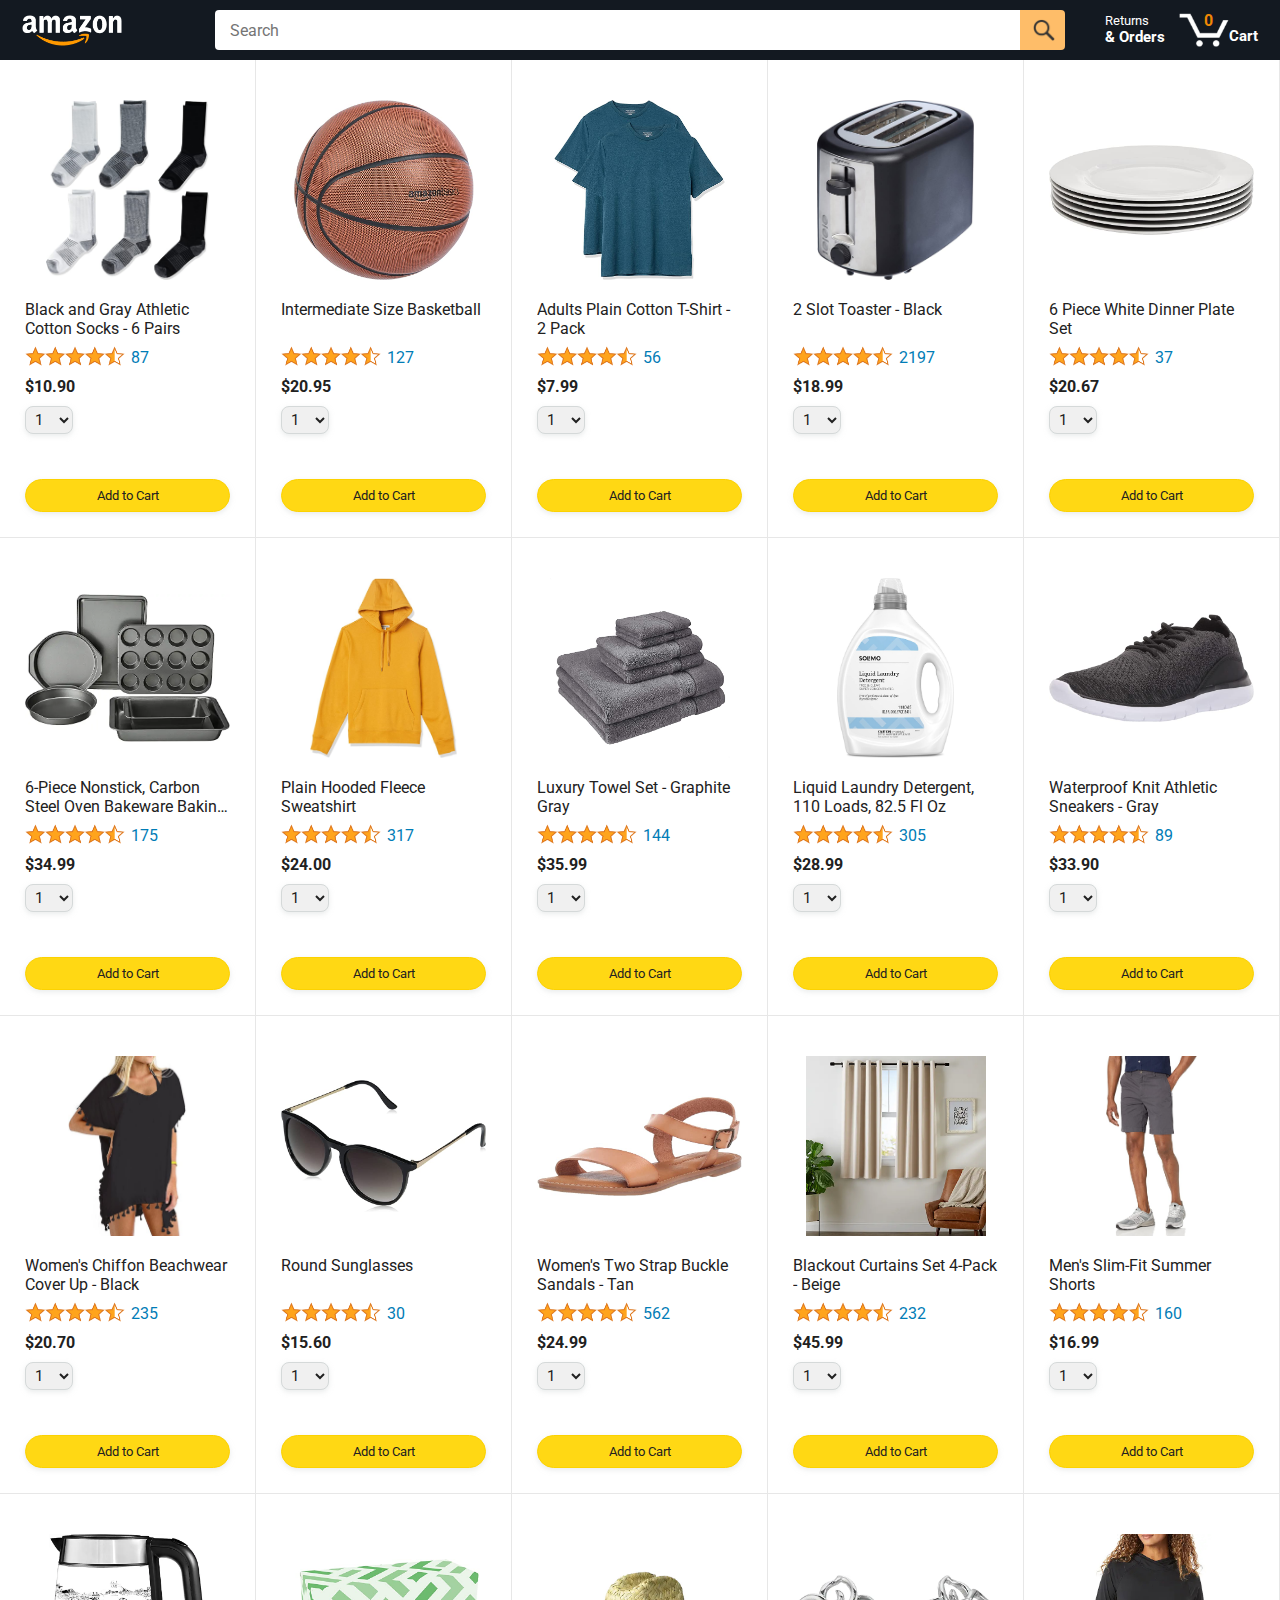
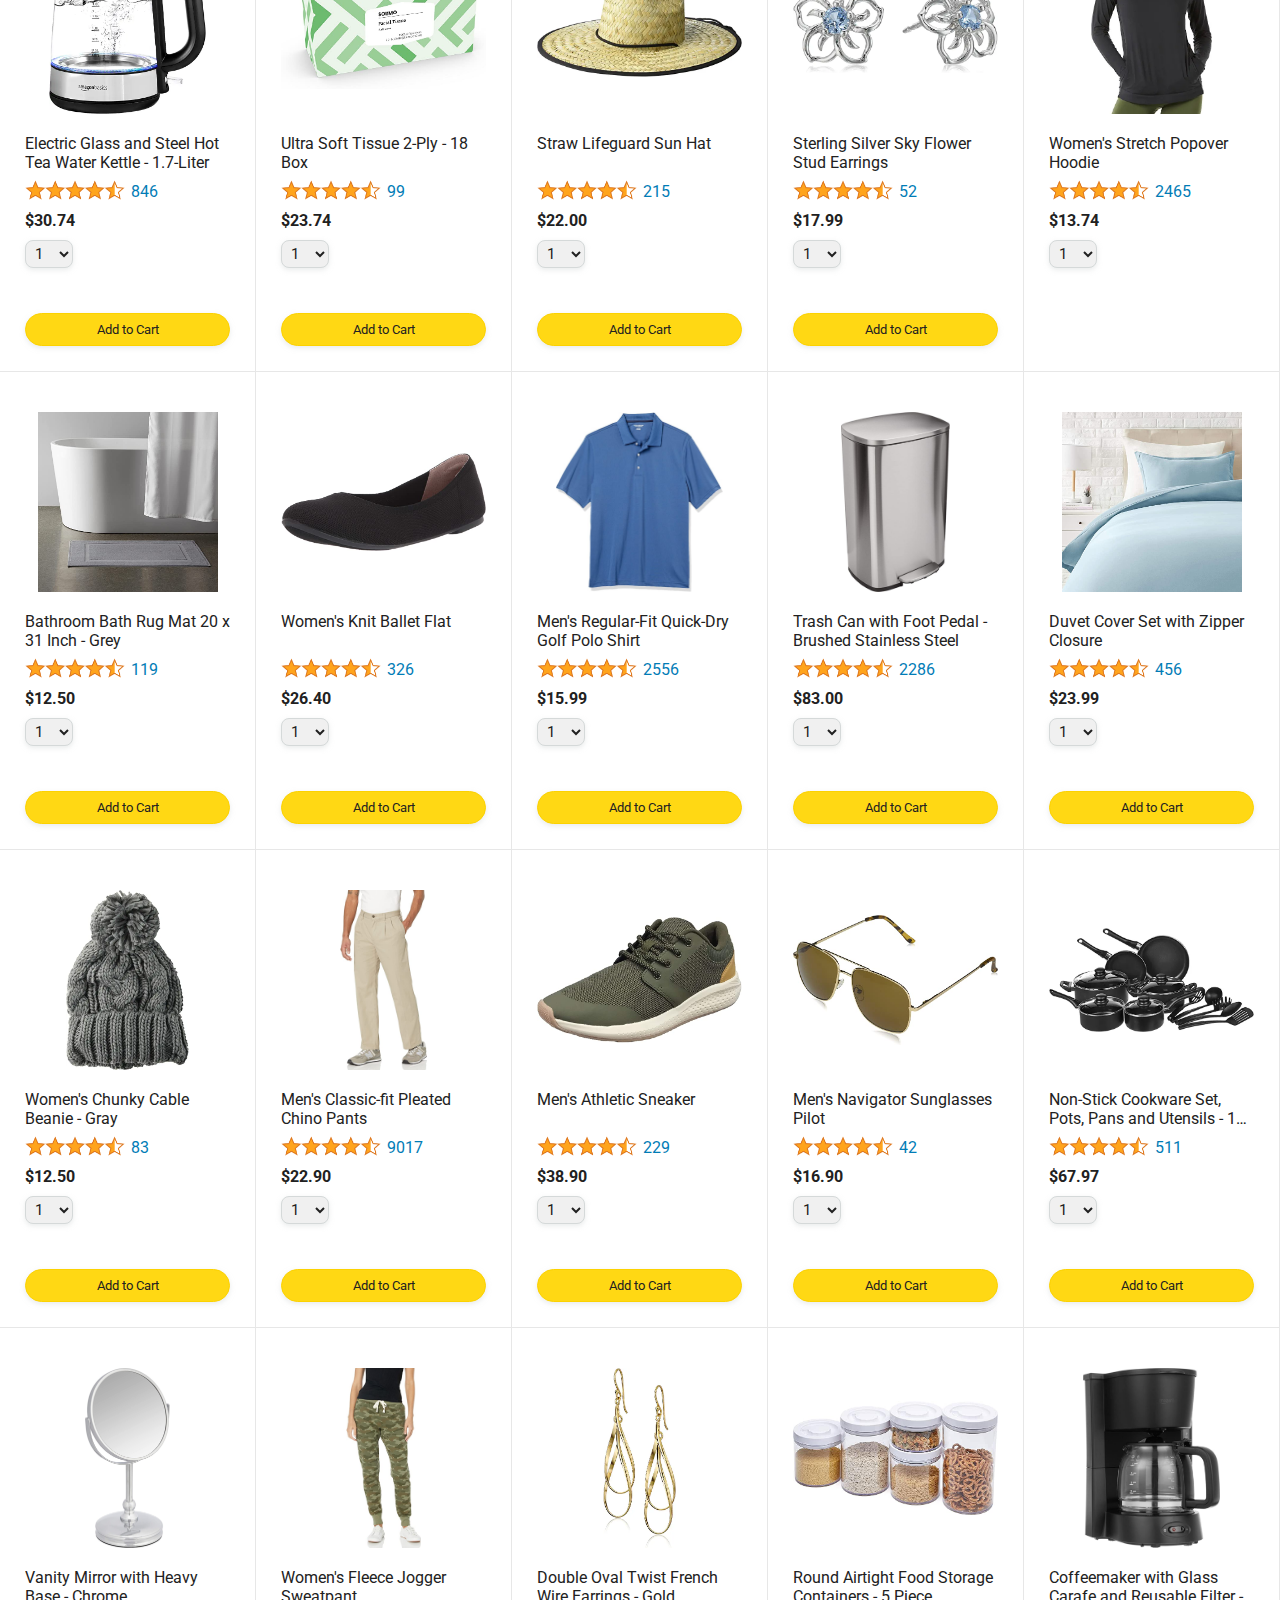
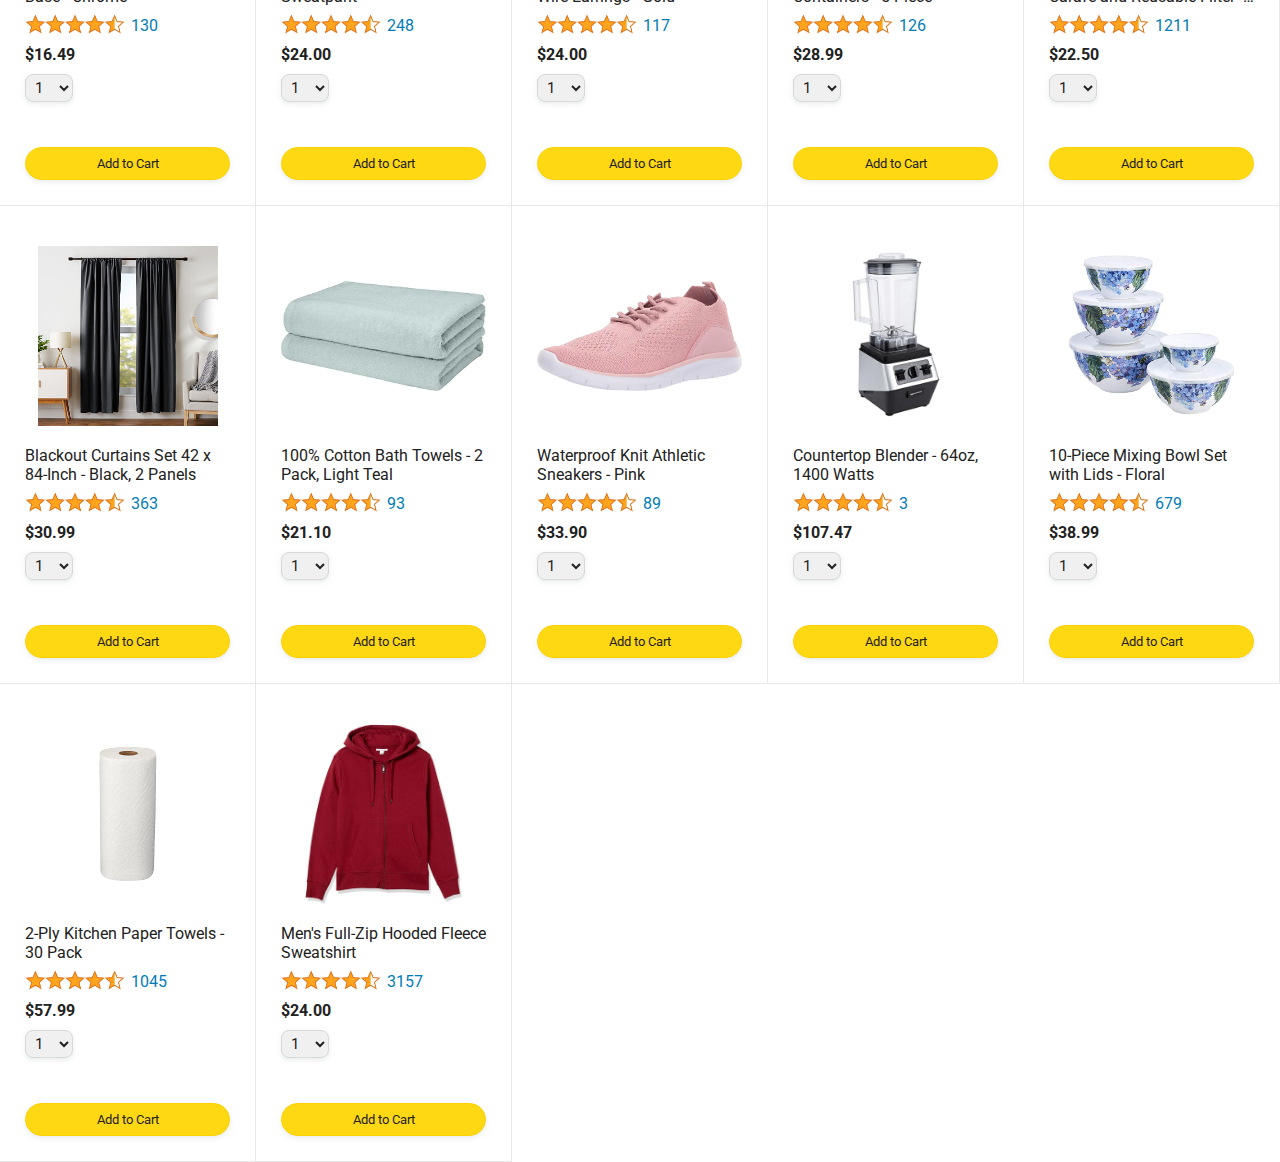
<file: index.html>
<!DOCTYPE html>
<html>
  <head>
    <title>Amazon-Vanilla by Keanmind</title>

    <meta name="viewport" content="width=device-width, initial-scale=1" />

    <link rel="preconnect" href="https://fonts.googleapis.com" />
    <link rel="preconnect" href="https://fonts.gstatic.com" crossorigin />
    <link
      href="https://fonts.googleapis.com/css2?family=Roboto:wght@400;500;700&display=swap"
      rel="stylesheet"
    />

    <link rel="stylesheet" href="frontend/styles/shared/general.css" />
    <link rel="stylesheet" href="frontend/styles/shared/amazon-header.css" />
    <link rel="stylesheet" href="frontend/styles/pages/amazon.css" />
  </head>
  <body>
    <div id="app"></div>

    <div class="main">
      <div class="products-grid">Loading...</div>
    </div>
    <script type="module" src="frontend/scripts/main.js"></script>
  </body>
</html>
</file>
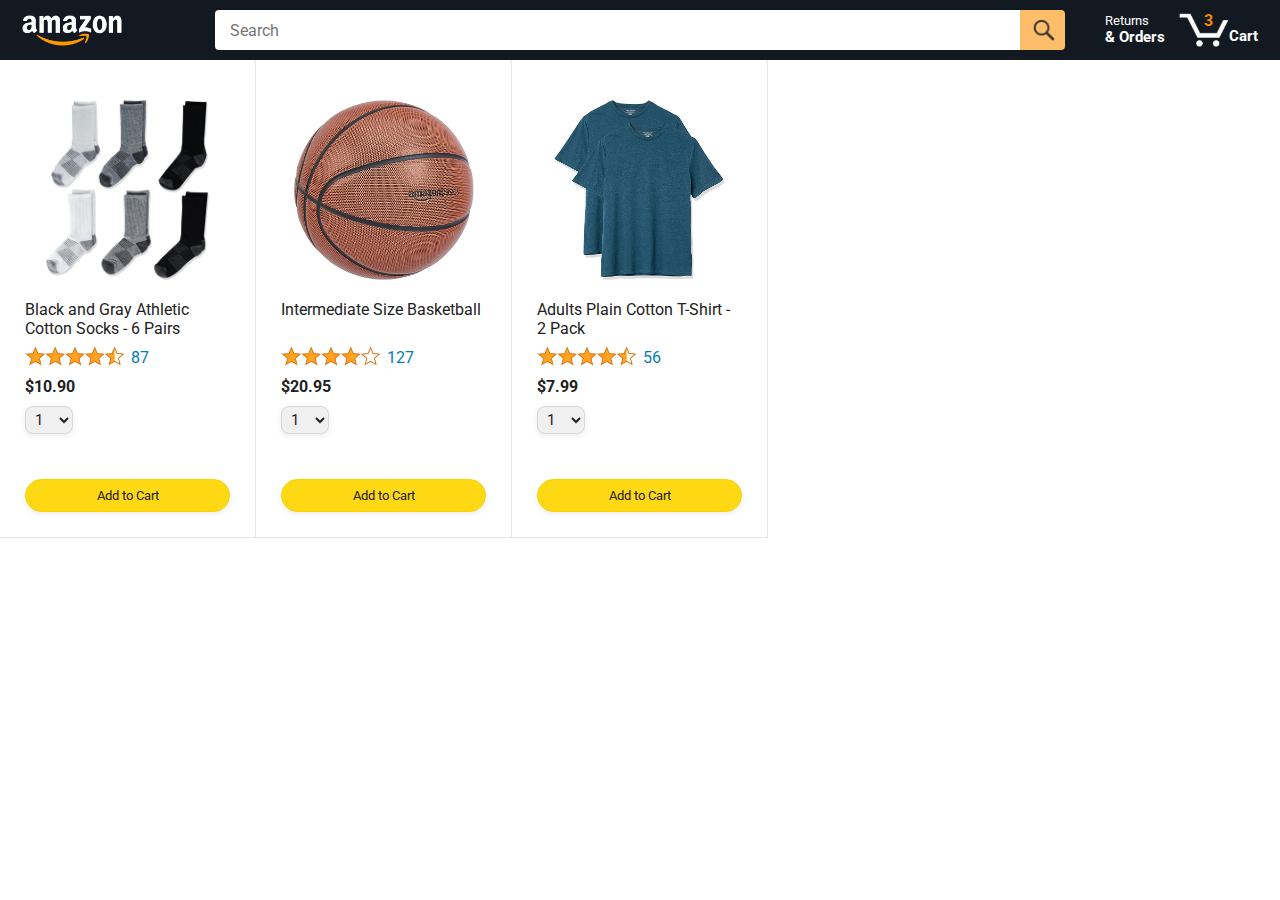
<file: amazon.html>
<!DOCTYPE html>
<html>
  <head>
    <title>Amazon Project</title>

    <!-- This code is needed for responsive design to work.
      (Responsive design = make the website look good on
      smaller screen sizes like a phone or a tablet). -->
    <meta name="viewport" content="width=device-width, initial-scale=1">

    <!-- Load a font called Roboto from Google Fonts. -->
    <link rel="preconnect" href="https://fonts.googleapis.com">
    <link rel="preconnect" href="https://fonts.gstatic.com" crossorigin>
    <link href="https://fonts.googleapis.com/css2?family=Roboto:wght@400;500;700&display=swap" rel="stylesheet">

    <!-- Here are the CSS files for this page. -->
    <link rel="stylesheet" href="styles/shared/general.css">
    <link rel="stylesheet" href="styles/shared/amazon-header.css">
    <link rel="stylesheet" href="styles/pages/amazon.css">
  </head>
  <body>
    <div class="amazon-header">
      <div class="amazon-header-left-section">
        <a href="amazon.html" class="header-link">
          <img class="amazon-logo"
            src="images/amazon-logo-white.png">
          <img class="amazon-mobile-logo"
            src="images/amazon-mobile-logo-white.png">
        </a>
      </div>

      <div class="amazon-header-middle-section">
        <input class="search-bar" type="text" placeholder="Search">

        <button class="search-button">
          <img class="search-icon" src="images/icons/search-icon.png">
        </button>
      </div>

      <div class="amazon-header-right-section">
        <a class="orders-link header-link" href="orders.html">
          <span class="returns-text">Returns</span>
          <span class="orders-text">& Orders</span>
        </a>

        <a class="cart-link header-link" href="checkout.html">
          <img class="cart-icon" src="images/icons/cart-icon.png">
          <div class="cart-quantity">3</div>
          <div class="cart-text">Cart</div>
        </a>
      </div>
    </div>
    
    <div class="main">
      <div class="products-grid">
        <div class="product-container">
          <div class="product-image-container">
            <img class="product-image"
              src="images/products/athletic-cotton-socks-6-pairs.jpg">
          </div>

          <div class="product-name limit-text-to-2-lines">
            Black and Gray Athletic Cotton Socks - 6 Pairs
          </div>

          <div class="product-rating-container">
            <img class="product-rating-stars"
              src="images/ratings/rating-45.png">
            <div class="product-rating-count link-primary">
              87
            </div>
          </div>

          <div class="product-price">
            $10.90
          </div>

          <div class="product-quantity-container">
            <select>
              <option selected value="1">1</option>
              <option value="2">2</option>
              <option value="3">3</option>
              <option value="4">4</option>
              <option value="5">5</option>
              <option value="6">6</option>
              <option value="7">7</option>
              <option value="8">8</option>
              <option value="9">9</option>
              <option value="10">10</option>
            </select>
          </div>

          <div class="product-spacer"></div>

          <div class="added-to-cart">
            <img src="images/icons/checkmark.png">
            Added
          </div>

          <button class="add-to-cart-button button-primary">
            Add to Cart
          </button>
        </div>

        <div class="product-container">
          <div class="product-image-container">
            <img class="product-image"
              src="images/products/intermediate-composite-basketball.jpg">
          </div>

          <div class="product-name limit-text-to-2-lines">
            Intermediate Size Basketball
          </div>

          <div class="product-rating-container">
            <img class="product-rating-stars"
              src="images/ratings/rating-40.png">
            <div class="product-rating-count link-primary">
              127
            </div>
          </div>

          <div class="product-price">
            $20.95
          </div>

          <div class="product-quantity-container">
            <select>
              <option selected value="1">1</option>
              <option value="2">2</option>
              <option value="3">3</option>
              <option value="4">4</option>
              <option value="5">5</option>
              <option value="6">6</option>
              <option value="7">7</option>
              <option value="8">8</option>
              <option value="9">9</option>
              <option value="10">10</option>
            </select>
          </div>

          <div class="product-spacer"></div>

          <div class="added-to-cart">
            <img src="images/icons/checkmark.png">
            Added
          </div>

          <button class="add-to-cart-button button-primary">
            Add to Cart
          </button>
        </div>

        <div class="product-container">
          <div class="product-image-container">
            <img class="product-image"
              src="images/products/adults-plain-cotton-tshirt-2-pack-teal.jpg">
          </div>

          <div class="product-name limit-text-to-2-lines">
            Adults Plain Cotton T-Shirt - 2 Pack
          </div>

          <div class="product-rating-container">
            <img class="product-rating-stars"
              src="images/ratings/rating-45.png">
            <div class="product-rating-count link-primary">
              56
            </div>
          </div>

          <div class="product-price">
            $7.99
          </div>

          <div class="product-quantity-container">
            <select>
              <option selected value="1">1</option>
              <option value="2">2</option>
              <option value="3">3</option>
              <option value="4">4</option>
              <option value="5">5</option>
              <option value="6">6</option>
              <option value="7">7</option>
              <option value="8">8</option>
              <option value="9">9</option>
              <option value="10">10</option>
            </select>
          </div>

          <div class="product-spacer"></div>

          <div class="added-to-cart">
            <img src="images/icons/checkmark.png">
            Added
          </div>

          <button class="add-to-cart-button button-primary">
            Add to Cart
          </button>
        </div>
      </div>
    </div>
  </body>
</html>
</file>
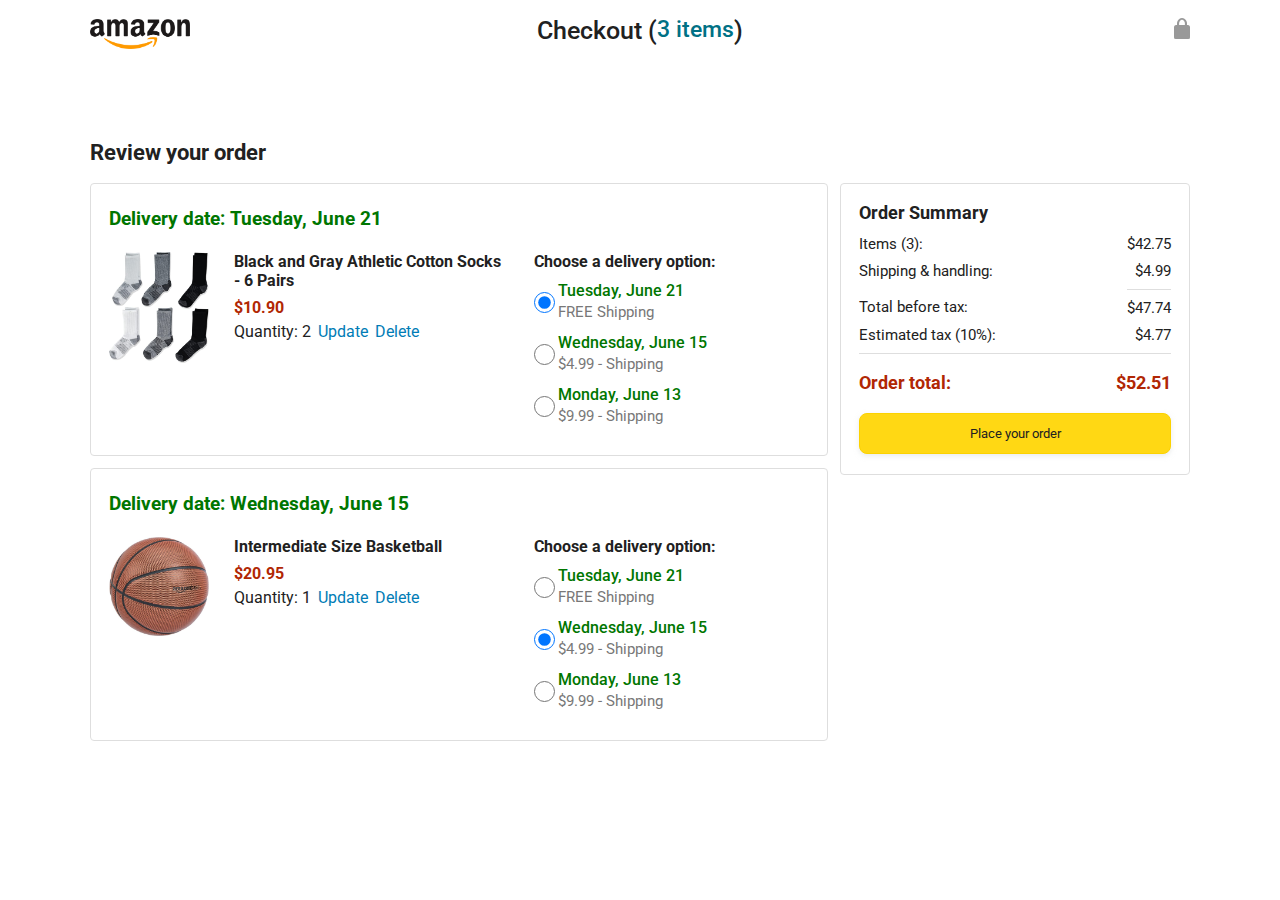
<file: checkout.html>
<!DOCTYPE html>
<html>
  <head>
    <title>Checkout</title>

    <!-- This code is needed for responsive design to work.
      (Responsive design = make the website look good on
      smaller screen sizes like a phone or a tablet). -->
    <meta name="viewport" content="width=device-width, initial-scale=1">

    <!-- Load a font called Roboto from Google Fonts. -->
    <link rel="preconnect" href="https://fonts.googleapis.com">
    <link rel="preconnect" href="https://fonts.gstatic.com" crossorigin>
    <link href="https://fonts.googleapis.com/css2?family=Roboto:wght@400;500;700&display=swap" rel="stylesheet">

    <!-- Here are the CSS files for this page. -->
    <link rel="stylesheet" href="styles/shared/general.css">
    <link rel="stylesheet" href="styles/pages/checkout/checkout-header.css">
    <link rel="stylesheet" href="styles/pages/checkout/checkout.css">
  </head>
  <body>
    <div class="checkout-header">
      <div class="header-content">
        <div class="checkout-header-left-section">
          <a href="amazon.html">
            <img class="amazon-logo" src="images/amazon-logo.png">
            <img class="amazon-mobile-logo" src="images/amazon-mobile-logo.png">
          </a>
        </div>

        <div class="checkout-header-middle-section">
          Checkout (<a class="return-to-home-link"
            href="amazon.html">3 items</a>)
        </div>

        <div class="checkout-header-right-section">
          <img src="images/icons/checkout-lock-icon.png">
        </div>
      </div>
    </div>

    <div class="main">
      <div class="page-title">Review your order</div>

      <div class="checkout-grid">
        <div class="order-summary">
          <div class="cart-item-container">
            <div class="delivery-date">
              Delivery date: Tuesday, June 21
            </div>

            <div class="cart-item-details-grid">
              <img class="product-image"
                src="images/products/athletic-cotton-socks-6-pairs.jpg">

              <div class="cart-item-details">
                <div class="product-name">
                  Black and Gray Athletic Cotton Socks - 6 Pairs
                </div>
                <div class="product-price">
                  $10.90
                </div>
                <div class="product-quantity">
                  <span>
                    Quantity: <span class="quantity-label">2</span>
                  </span>
                  <span class="update-quantity-link link-primary">
                    Update
                  </span>
                  <span class="delete-quantity-link link-primary">
                    Delete
                  </span>
                </div>
              </div>

              <div class="delivery-options">
                <div class="delivery-options-title">
                  Choose a delivery option:
                </div>
                <div class="delivery-option">
                  <input type="radio" checked
                    class="delivery-option-input"
                    name="delivery-option-1">
                  <div>
                    <div class="delivery-option-date">
                      Tuesday, June 21
                    </div>
                    <div class="delivery-option-price">
                      FREE Shipping
                    </div>
                  </div>
                </div>
                <div class="delivery-option">
                  <input type="radio"
                    class="delivery-option-input"
                    name="delivery-option-1">
                  <div>
                    <div class="delivery-option-date">
                      Wednesday, June 15
                    </div>
                    <div class="delivery-option-price">
                      $4.99 - Shipping
                    </div>
                  </div>
                </div>
                <div class="delivery-option">
                  <input type="radio"
                    class="delivery-option-input"
                    name="delivery-option-1">
                  <div>
                    <div class="delivery-option-date">
                      Monday, June 13
                    </div>
                    <div class="delivery-option-price">
                      $9.99 - Shipping
                    </div>
                  </div>
                </div>
              </div>
            </div>
          </div>

          <div class="cart-item-container">
            <div class="delivery-date">
              Delivery date: Wednesday, June 15
            </div>

            <div class="cart-item-details-grid">
              <img class="product-image"
                src="images/products/intermediate-composite-basketball.jpg">

              <div class="cart-item-details">
                <div class="product-name">
                  Intermediate Size Basketball
                </div>
                <div class="product-price">
                  $20.95
                </div>
                <div class="product-quantity">
                  <span>
                    Quantity: <span class="quantity-label">1</span>
                  </span>
                  <span class="update-quantity-link link-primary">
                    Update
                  </span>
                  <span class="delete-quantity-link link-primary">
                    Delete
                  </span>
                </div>
              </div>

              <div class="delivery-options">
                <div class="delivery-options-title">
                  Choose a delivery option:
                </div>

                <div class="delivery-option">
                  <input type="radio" class="delivery-option-input"
                    name="delivery-option-2">
                  <div>
                    <div class="delivery-option-date">
                      Tuesday, June 21
                    </div>
                    <div class="delivery-option-price">
                      FREE Shipping
                    </div>
                  </div>
                </div>
                <div class="delivery-option">
                  <input type="radio" checked class="delivery-option-input"
                    name="delivery-option-2">
                  <div>
                    <div class="delivery-option-date">
                      Wednesday, June 15
                    </div>
                    <div class="delivery-option-price">
                      $4.99 - Shipping
                    </div>
                  </div>
                </div>
                <div class="delivery-option">
                  <input type="radio" class="delivery-option-input"
                    name="delivery-option-2">
                  <div>
                    <div class="delivery-option-date">
                      Monday, June 13
                    </div>
                    <div class="delivery-option-price">
                      $9.99 - Shipping
                    </div>
                  </div>
                </div>
              </div>
            </div>
          </div>
        </div>

        <div class="payment-summary">
          <div class="payment-summary-title">
            Order Summary
          </div>

          <div class="payment-summary-row">
            <div>Items (3):</div>
            <div class="payment-summary-money">$42.75</div>
          </div>

          <div class="payment-summary-row">
            <div>Shipping &amp; handling:</div>
            <div class="payment-summary-money">$4.99</div>
          </div>

          <div class="payment-summary-row subtotal-row">
            <div>Total before tax:</div>
            <div class="payment-summary-money">$47.74</div>
          </div>

          <div class="payment-summary-row">
            <div>Estimated tax (10%):</div>
            <div class="payment-summary-money">$4.77</div>
          </div>

          <div class="payment-summary-row total-row">
            <div>Order total:</div>
            <div class="payment-summary-money">$52.51</div>
          </div>

          <button class="place-order-button button-primary">
            Place your order
          </button>
        </div>
      </div>
    </div>
  </body>
</html>
</file>
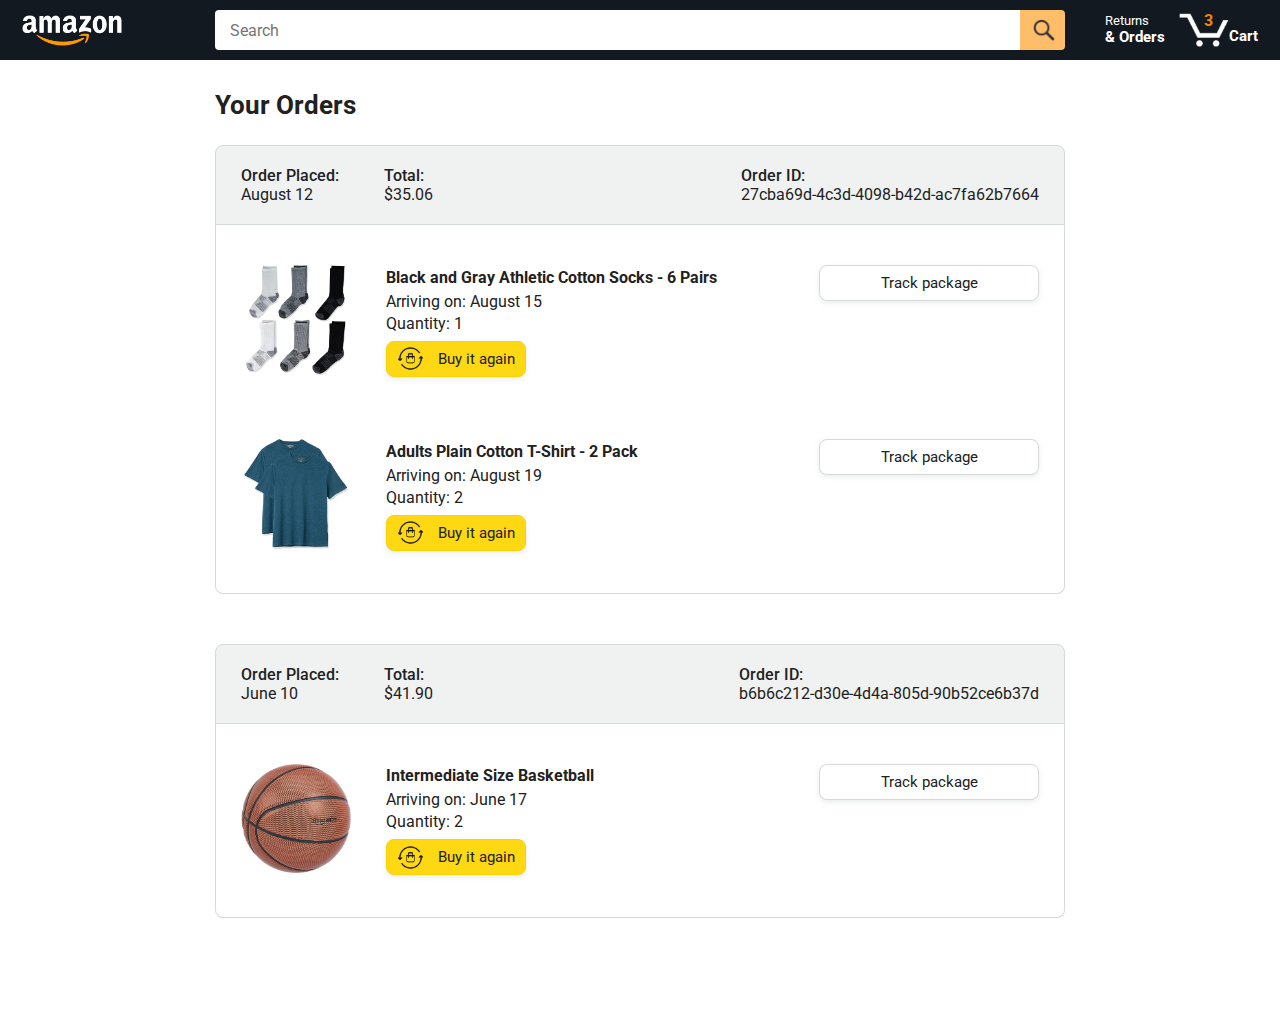
<file: orders.html>
<!DOCTYPE html>
<html>
  <head>
    <title>Orders</title>

    <!-- This code is needed for responsive design to work.
      (Responsive design = make the website look good on
      smaller screen sizes like a phone or a tablet). -->
    <meta name="viewport" content="width=device-width, initial-scale=1">

    <!-- Load a font called Roboto from Google Fonts. -->
    <link rel="preconnect" href="https://fonts.googleapis.com">
    <link rel="preconnect" href="https://fonts.gstatic.com" crossorigin>
    <link href="https://fonts.googleapis.com/css2?family=Roboto:wght@400;500;700&display=swap" rel="stylesheet">

    <!-- Here are the CSS files for this page. -->
    <link rel="stylesheet" href="styles/shared/general.css">
    <link rel="stylesheet" href="styles/shared/amazon-header.css">
    <link rel="stylesheet" href="styles/pages/orders.css">
  </head>
  <body>
    <div class="amazon-header">
      <div class="amazon-header-left-section">
        <a href="amazon.html" class="header-link">
          <img class="amazon-logo"
            src="images/amazon-logo-white.png">
          <img class="amazon-mobile-logo"
            src="images/amazon-mobile-logo-white.png">
        </a>
      </div>

      <div class="amazon-header-middle-section">
        <input class="search-bar" type="text" placeholder="Search">

        <button class="search-button">
          <img class="search-icon" src="images/icons/search-icon.png">
        </button>
      </div>

      <div class="amazon-header-right-section">
        <a class="orders-link header-link" href="orders.html">
          <span class="returns-text">Returns</span>
          <span class="orders-text">& Orders</span>
        </a>

        <a class="cart-link header-link" href="checkout.html">
          <img class="cart-icon" src="images/icons/cart-icon.png">
          <div class="cart-quantity">3</div>
          <div class="cart-text">Cart</div>
        </a>
      </div>
    </div>

    <div class="main">
      <div class="page-title">Your Orders</div>

      <div class="orders-grid">
        <div class="order-container">
          
          <div class="order-header">
            <div class="order-header-left-section">
              <div class="order-date">
                <div class="order-header-label">Order Placed:</div>
                <div>August 12</div>
              </div>
              <div class="order-total">
                <div class="order-header-label">Total:</div>
                <div>$35.06</div>
              </div>
            </div>

            <div class="order-header-right-section">
              <div class="order-header-label">Order ID:</div>
              <div>27cba69d-4c3d-4098-b42d-ac7fa62b7664</div>
            </div>
          </div>

          <div class="order-details-grid">
            <div class="product-image-container">
              <img src="images/products/athletic-cotton-socks-6-pairs.jpg">
            </div>

            <div class="product-details">
              <div class="product-name">
                Black and Gray Athletic Cotton Socks - 6 Pairs
              </div>
              <div class="product-delivery-date">
                Arriving on: August 15
              </div>
              <div class="product-quantity">
                Quantity: 1
              </div>
              <button class="buy-again-button button-primary">
                <img class="buy-again-icon" src="images/icons/buy-again.png">
                <span class="buy-again-message">Buy it again</span>
              </button>
            </div>

            <div class="product-actions">
              <a href="tracking.html">
                <button class="track-package-button button-secondary">
                  Track package
                </button>
              </a>
            </div>

            <div class="product-image-container">
              <img src="images/products/adults-plain-cotton-tshirt-2-pack-teal.jpg">
            </div>

            <div class="product-details">
              <div class="product-name">
                Adults Plain Cotton T-Shirt - 2 Pack
              </div>
              <div class="product-delivery-date">
                Arriving on: August 19
              </div>
              <div class="product-quantity">
                Quantity: 2
              </div>
              <button class="buy-again-button button-primary">
                <img class="buy-again-icon" src="images/icons/buy-again.png">
                <span class="buy-again-message">Buy it again</span>
              </button>
            </div>

            <div class="product-actions">
              <a href="tracking.html">
                <button class="track-package-button button-secondary">
                  Track package
                </button>
              </a>
            </div>
          </div>
        </div>

        <div class="order-container">

          <div class="order-header">
            <div class="order-header-left-section">
              <div class="order-date">
                <div class="order-header-label">Order Placed:</div>
                <div>June 10</div>
              </div>
              <div class="order-total">
                <div class="order-header-label">Total:</div>
                <div>$41.90</div>
              </div>
            </div>

            <div class="order-header-right-section">
              <div class="order-header-label">Order ID:</div>
              <div>b6b6c212-d30e-4d4a-805d-90b52ce6b37d</div>
            </div>
          </div>

          <div class="order-details-grid">
            <div class="product-image-container">
              <img src="images/products/intermediate-composite-basketball.jpg">
            </div>

            <div class="product-details">
              <div class="product-name">
                Intermediate Size Basketball
              </div>
              <div class="product-delivery-date">
                Arriving on: June 17
              </div>
              <div class="product-quantity">
                Quantity: 2
              </div>
              <button class="buy-again-button button-primary">
                <img class="buy-again-icon" src="images/icons/buy-again.png">
                <span class="buy-again-message">Buy it again</span>
              </button>
            </div>

            <div class="product-actions">
              <a href="tracking.html">
                <button class="track-package-button button-secondary">
                  Track package
                </button>
              </a>
            </div>
          </div>
        </div>
      </div>
    </div>
  </body>
</html>
</file>
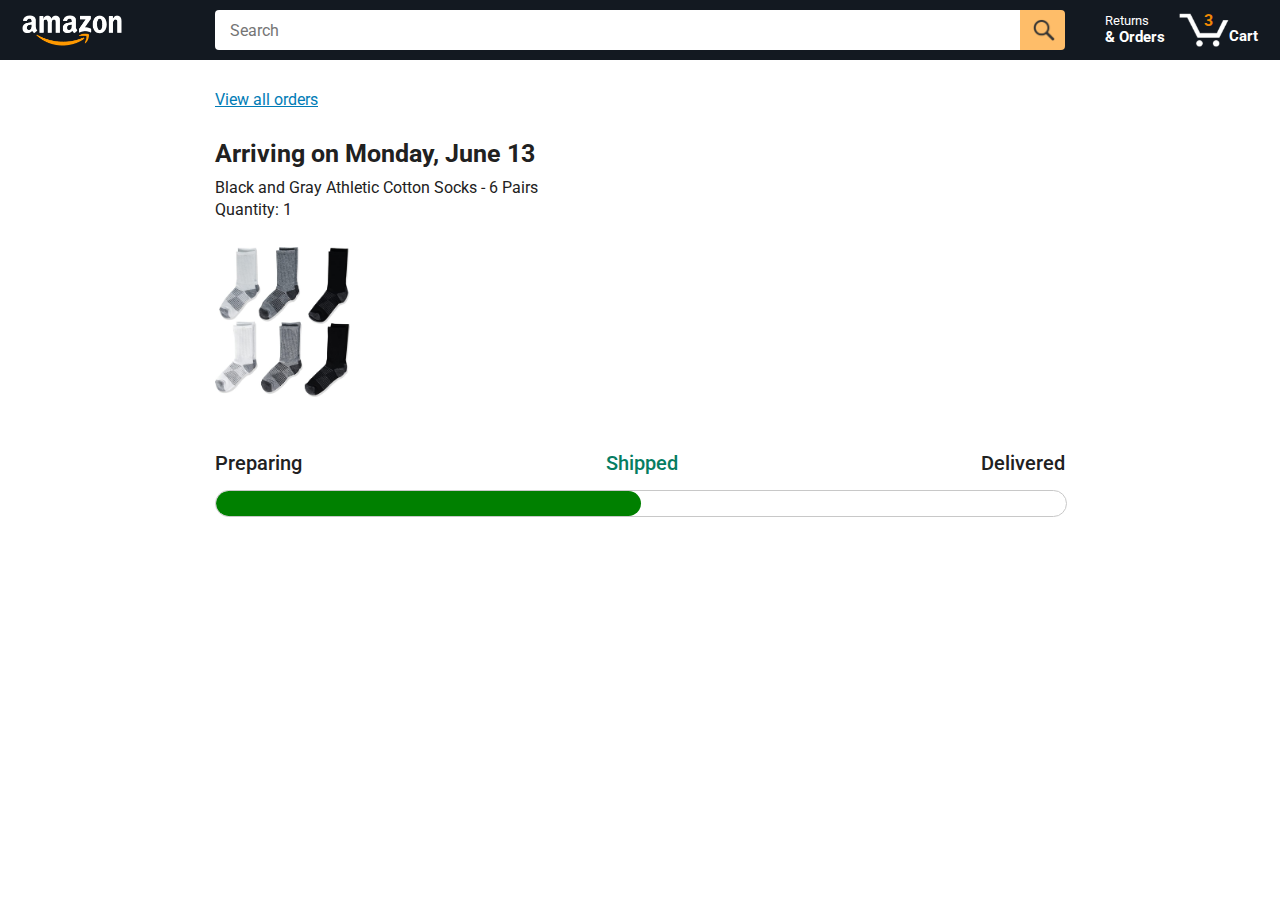
<file: tracking.html>
<!DOCTYPE html>
<html>
  <head>
    <title>Tracking</title>

    <!-- This code is needed for responsive design to work.
      (Responsive design = make the website look good on
      smaller screen sizes like a phone or a tablet). -->
    <meta name="viewport" content="width=device-width, initial-scale=1">

    <!-- Load a font called Roboto from Google Fonts. -->
    <link rel="preconnect" href="https://fonts.googleapis.com">
    <link rel="preconnect" href="https://fonts.gstatic.com" crossorigin>
    <link href="https://fonts.googleapis.com/css2?family=Roboto:wght@400;500;700&display=swap" rel="stylesheet">

    <!-- Here are the CSS files for this page. -->
    <link rel="stylesheet" href="styles/shared/general.css">
    <link rel="stylesheet" href="styles/shared/amazon-header.css">
    <link rel="stylesheet" href="styles/pages/tracking.css">
  </head>
  <body>
    <div class="amazon-header">
      <div class="amazon-header-left-section">
        <a href="amazon.html" class="header-link">
          <img class="amazon-logo"
            src="images/amazon-logo-white.png">
          <img class="amazon-mobile-logo"
            src="images/amazon-mobile-logo-white.png">
        </a>
      </div>

      <div class="amazon-header-middle-section">
        <input class="search-bar" type="text" placeholder="Search">

        <button class="search-button">
          <img class="search-icon" src="images/icons/search-icon.png">
        </button>
      </div>

      <div class="amazon-header-right-section">
        <a class="orders-link header-link" href="orders.html">
          <span class="returns-text">Returns</span>
          <span class="orders-text">& Orders</span>
        </a>

        <a class="cart-link header-link" href="checkout.html">
          <img class="cart-icon" src="images/icons/cart-icon.png">
          <div class="cart-quantity">3</div>
          <div class="cart-text">Cart</div>
        </a>
      </div>
    </div>

    <div class="main">
      <div class="order-tracking">
        <a class="back-to-orders-link link-primary" href="orders.html">
          View all orders
        </a>

        <div class="delivery-date">
          Arriving on Monday, June 13
        </div>

        <div class="product-info">
          Black and Gray Athletic Cotton Socks - 6 Pairs
        </div>

        <div class="product-info">
          Quantity: 1
        </div>

        <img class="product-image" src="images/products/athletic-cotton-socks-6-pairs.jpg">

        <div class="progress-labels-container">
          <div class="progress-label">
            Preparing
          </div>
          <div class="progress-label current-status">
            Shipped
          </div>
          <div class="progress-label">
            Delivered
          </div>
        </div>

        <div class="progress-bar-container">
          <div class="progress-bar"></div>
        </div>
      </div>
    </div>
  </body>
</html>
</file>
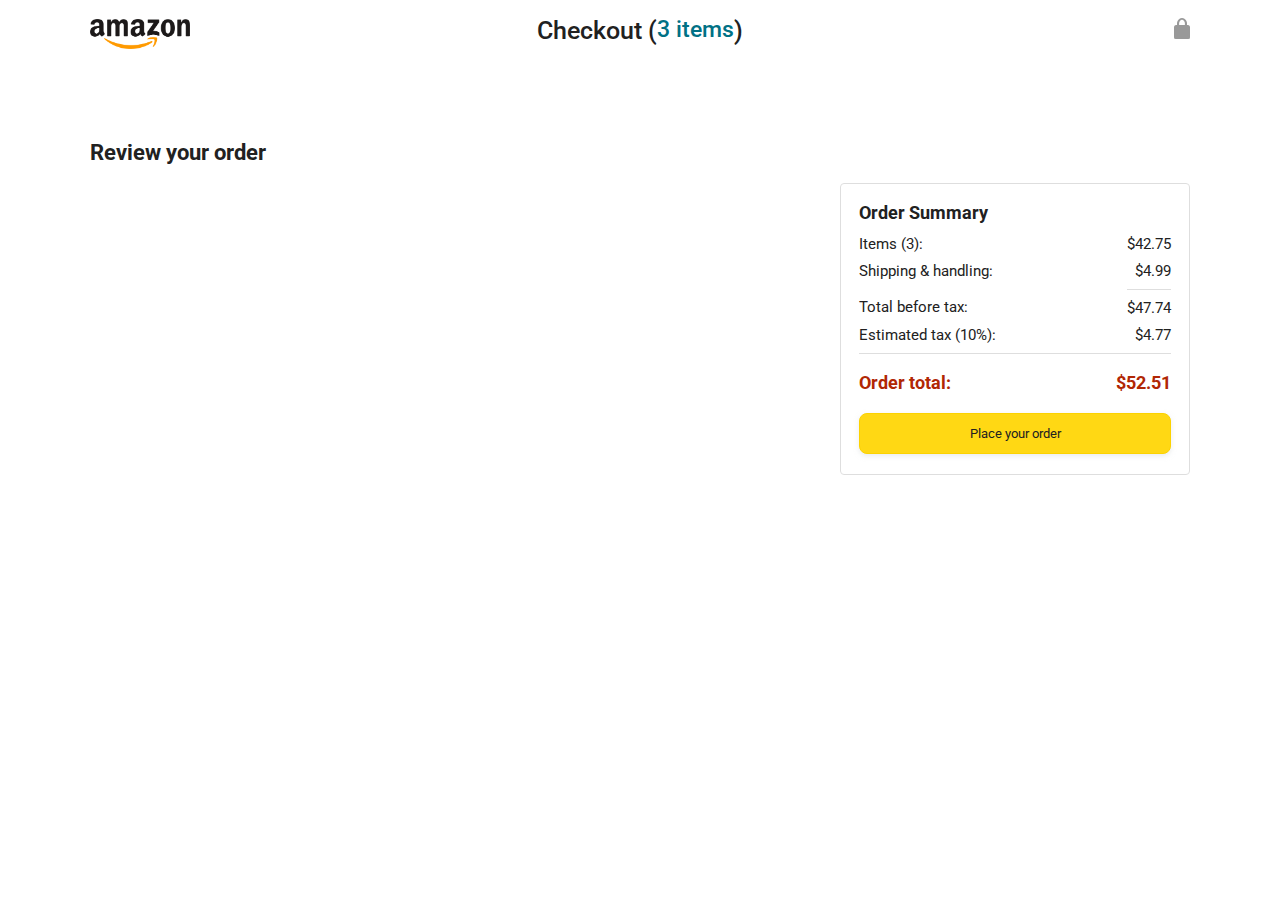
<file: frontend/pages/checkout.html>
<!DOCTYPE html>
<html>
  <head>
    <title>Amazon-Vanilla - Checkout</title>

    <meta name="viewport" content="width=device-width, initial-scale=1" />

    <link rel="preconnect" href="https://fonts.googleapis.com" />
    <link rel="preconnect" href="https://fonts.gstatic.com" crossorigin />
    <link
      href="https://fonts.googleapis.com/css2?family=Roboto:wght@400;500;700&display=swap"
      rel="stylesheet"
    />

    <link rel="stylesheet" href="../styles/shared/general.css" />
    <link
      rel="stylesheet"
      href="../styles/pages/checkout/checkout-header.css"
    />
    <link rel="stylesheet" href="../styles/pages/checkout/checkout.css" />
  </head>
  <body>
    <div class="checkout-header">
      <div class="header-content">
        <div class="checkout-header-left-section">
          <a href="/">
            <img class="amazon-logo" src="../images/amazon-logo.png" />
            <img
              class="amazon-mobile-logo"
              src="../images/amazon-mobile-logo.png"
            />
          </a>
        </div>

        <div class="checkout-header-middle-section">
          Checkout (<a class="return-to-home-link" href="/">3 items</a>)
        </div>

        <div class="checkout-header-right-section">
          <img src="../images/icons/checkout-lock-icon.png" />
        </div>
      </div>
    </div>

    <div id="app">
      <div class="main">
        <div class="page-title">Review your order</div>

        <div class="checkout-grid">
          <div class="order-summary js-order-summary"></div>

          <div class="payment-summary">
            <div class="payment-summary-title">Order Summary</div>

            <div class="payment-summary-row">
              <div>Items (3):</div>
              <div class="payment-summary-money">$42.75</div>
            </div>

            <div class="payment-summary-row">
              <div>Shipping &amp; handling:</div>
              <div class="payment-summary-money">$4.99</div>
            </div>

            <div class="payment-summary-row subtotal-row">
              <div>Total before tax:</div>
              <div class="payment-summary-money">$47.74</div>
            </div>

            <div class="payment-summary-row">
              <div>Estimated tax (10%):</div>
              <div class="payment-summary-money">$4.77</div>
            </div>

            <div class="payment-summary-row total-row">
              <div>Order total:</div>
              <div class="payment-summary-money">$52.51</div>
            </div>

            <button class="place-order-button button-primary">
              Place your order
            </button>
          </div>
        </div>
      </div>
    </div>

    <script type="module" src="../scripts/checkout.js"></script>
  </body>
</html>
</file>
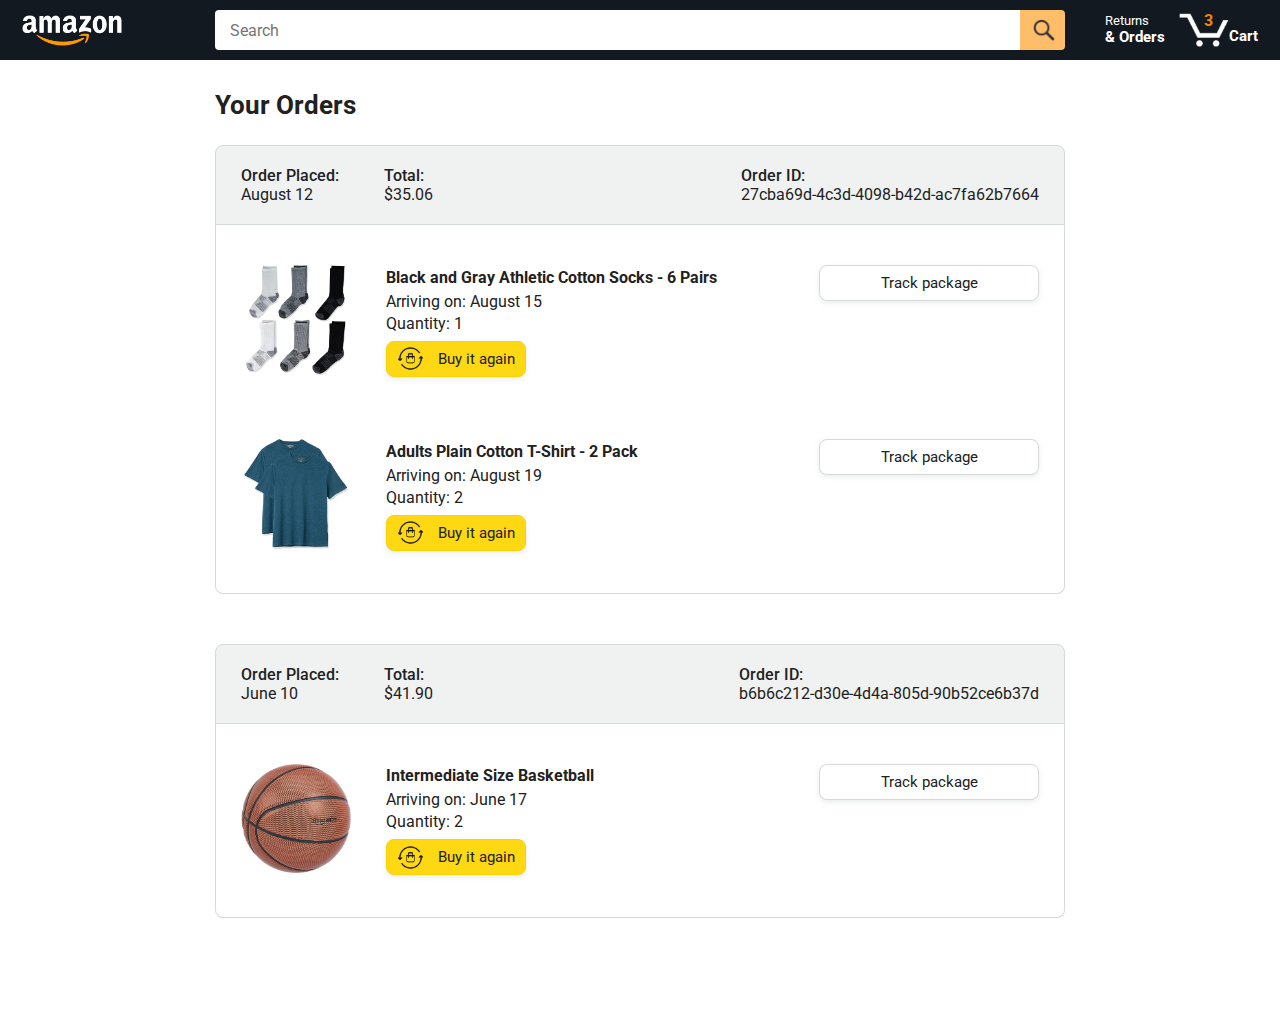
<file: frontend/pages/orders.html>
<!DOCTYPE html>
<html>
  <head>
    <title>Orders</title>

    <meta name="viewport" content="width=device-width, initial-scale=1" />

    <link rel="preconnect" href="https://fonts.googleapis.com" />
    <link rel="preconnect" href="https://fonts.gstatic.com" crossorigin />
    <link
      href="https://fonts.googleapis.com/css2?family=Roboto:wght@400;500;700&display=swap"
      rel="stylesheet"
    />

    <link rel="stylesheet" href="../styles/shared/general.css" />
    <link rel="stylesheet" href="../styles/shared/amazon-header.css" />
    <link rel="stylesheet" href="../styles/pages/orders.css" />
  </head>
  <body>
    <div class="amazon-header">
      <div class="amazon-header-left-section">
        <a href="/" class="header-link">
          <img class="amazon-logo" src="../images/amazon-logo-white.png" />
          <img
            class="amazon-mobile-logo"
            src="../images/amazon-mobile-logo-white.png"
          />
        </a>
      </div>

      <div class="amazon-header-middle-section">
        <input class="search-bar" type="text" placeholder="Search" />

        <button class="search-button">
          <img class="search-icon" src="../images/icons/search-icon.png" />
        </button>
      </div>

      <div class="amazon-header-right-section">
        <a class="orders-link header-link" href="orders.html">
          <span class="returns-text">Returns</span>
          <span class="orders-text">& Orders</span>
        </a>

        <a class="cart-link header-link" href="checkout.html">
          <img class="cart-icon" src="../images/icons/cart-icon.png" />
          <div class="cart-quantity">3</div>
          <div class="cart-text">Cart</div>
        </a>
      </div>
    </div>

    <div class="main">
      <div class="page-title">Your Orders</div>

      <div class="orders-grid">
        <div class="order-container">
          <div class="order-header">
            <div class="order-header-left-section">
              <div class="order-date">
                <div class="order-header-label">Order Placed:</div>
                <div>August 12</div>
              </div>
              <div class="order-total">
                <div class="order-header-label">Total:</div>
                <div>$35.06</div>
              </div>
            </div>

            <div class="order-header-right-section">
              <div class="order-header-label">Order ID:</div>
              <div>27cba69d-4c3d-4098-b42d-ac7fa62b7664</div>
            </div>
          </div>

          <div class="order-details-grid">
            <div class="product-image-container">
              <img src="../images/products/athletic-cotton-socks-6-pairs.jpg" />
            </div>

            <div class="product-details">
              <div class="product-name">
                Black and Gray Athletic Cotton Socks - 6 Pairs
              </div>
              <div class="product-delivery-date">Arriving on: August 15</div>
              <div class="product-quantity">Quantity: 1</div>
              <button class="buy-again-button button-primary">
                <img
                  class="buy-again-icon"
                  src="../images/icons/buy-again.png"
                />
                <span class="buy-again-message">Buy it again</span>
              </button>
            </div>

            <div class="product-actions">
              <a href="tracking.html">
                <button class="track-package-button button-secondary">
                  Track package
                </button>
              </a>
            </div>

            <div class="product-image-container">
              <img
                src="../images/products/adults-plain-cotton-tshirt-2-pack-teal.jpg"
              />
            </div>

            <div class="product-details">
              <div class="product-name">
                Adults Plain Cotton T-Shirt - 2 Pack
              </div>
              <div class="product-delivery-date">Arriving on: August 19</div>
              <div class="product-quantity">Quantity: 2</div>
              <button class="buy-again-button button-primary">
                <img
                  class="buy-again-icon"
                  src="../images/icons/buy-again.png"
                />
                <span class="buy-again-message">Buy it again</span>
              </button>
            </div>

            <div class="product-actions">
              <a href="frontend/tracking.html">
                <button class="track-package-button button-secondary">
                  Track package
                </button>
              </a>
            </div>
          </div>
        </div>

        <div class="order-container">
          <div class="order-header">
            <div class="order-header-left-section">
              <div class="order-date">
                <div class="order-header-label">Order Placed:</div>
                <div>June 10</div>
              </div>
              <div class="order-total">
                <div class="order-header-label">Total:</div>
                <div>$41.90</div>
              </div>
            </div>

            <div class="order-header-right-section">
              <div class="order-header-label">Order ID:</div>
              <div>b6b6c212-d30e-4d4a-805d-90b52ce6b37d</div>
            </div>
          </div>

          <div class="order-details-grid">
            <div class="product-image-container">
              <img
                src="../images/products/intermediate-composite-basketball.jpg"
              />
            </div>

            <div class="product-details">
              <div class="product-name">Intermediate Size Basketball</div>
              <div class="product-delivery-date">Arriving on: June 17</div>
              <div class="product-quantity">Quantity: 2</div>
              <button class="buy-again-button button-primary">
                <img
                  class="buy-again-icon"
                  src="../images/icons/buy-again.png"
                />
                <span class="buy-again-message">Buy it again</span>
              </button>
            </div>

            <div class="product-actions">
              <a href="frontend/tracking.html">
                <button class="track-package-button button-secondary">
                  Track package
                </button>
              </a>
            </div>
          </div>
        </div>
      </div>
    </div>
  </body>
</html>
</file>
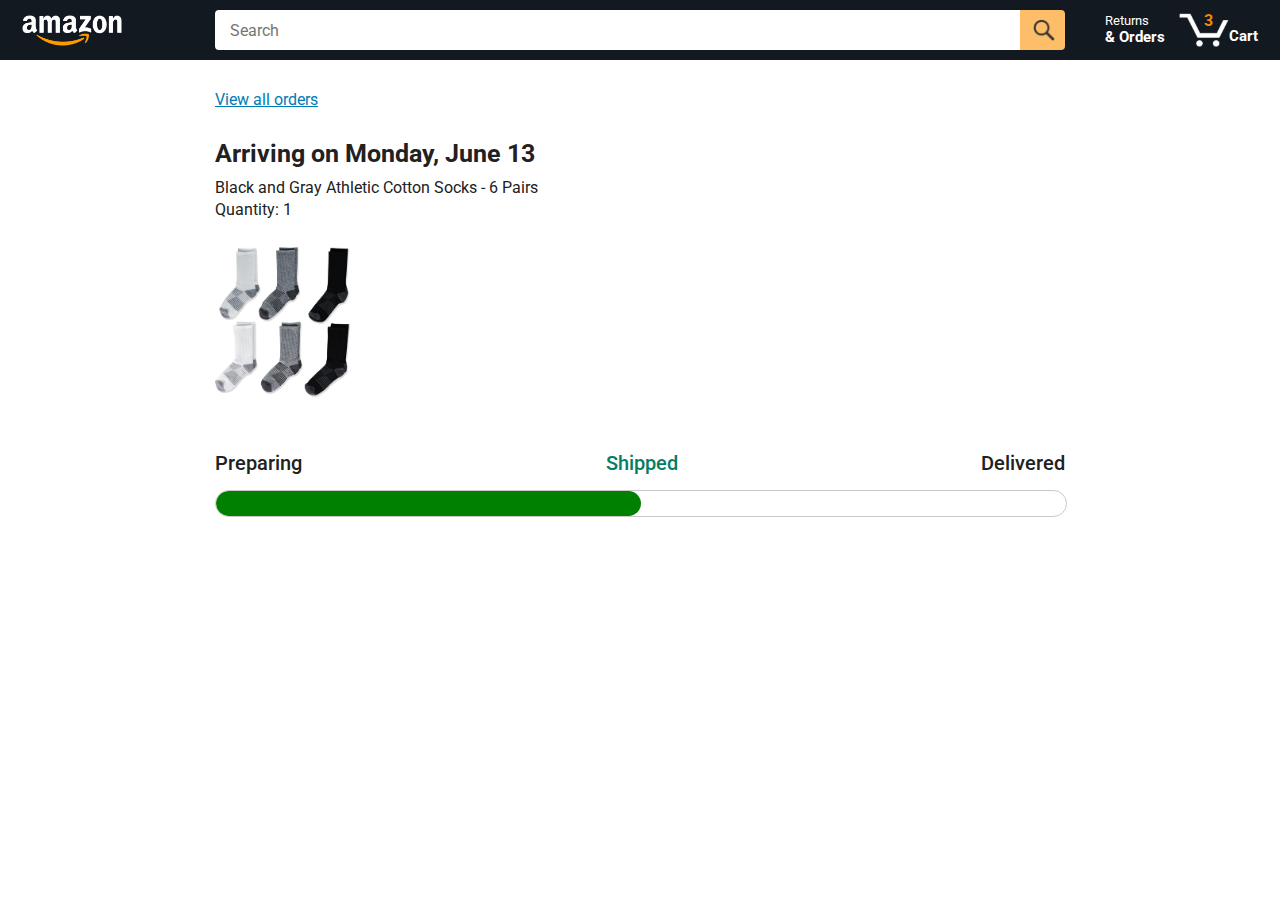
<file: frontend/pages/tracking.html>
<!DOCTYPE html>
<html>
  <head>
    <title>Tracking</title>

    <meta name="viewport" content="width=device-width, initial-scale=1" />

    <link rel="preconnect" href="https://fonts.googleapis.com" />
    <link rel="preconnect" href="https://fonts.gstatic.com" crossorigin />
    <link
      href="https://fonts.googleapis.com/css2?family=Roboto:wght@400;500;700&display=swap"
      rel="stylesheet"
    />

    <link rel="stylesheet" href="../styles/shared/general.css" />
    <link rel="stylesheet" href="../styles/shared/amazon-header.css" />
    <link rel="stylesheet" href="../styles/pages/tracking.css" />
  </head>
  <body>
    <div class="amazon-header">
      <div class="amazon-header-left-section">
        <a href="/" class="header-link">
          <img class="amazon-logo" src="../images/amazon-logo-white.png" />
          <img
            class="amazon-mobile-logo"
            src="../images/amazon-mobile-logo-white.png"
          />
        </a>
      </div>

      <div class="amazon-header-middle-section">
        <input class="search-bar" type="text" placeholder="Search" />

        <button class="search-button">
          <img class="search-icon" src="../images/icons/search-icon.png" />
        </button>
      </div>

      <div class="amazon-header-right-section">
        <a class="orders-link header-link" href="orders.html">
          <span class="returns-text">Returns</span>
          <span class="orders-text">& Orders</span>
        </a>

        <a class="cart-link header-link" href="checkout.html">
          <img class="cart-icon" src="../images/icons/cart-icon.png" />
          <div class="cart-quantity">3</div>
          <div class="cart-text">Cart</div>
        </a>
      </div>
    </div>

    <div class="main">
      <div class="order-tracking">
        <a class="back-to-orders-link link-primary" href="orders.html">
          View all orders
        </a>

        <div class="delivery-date">Arriving on Monday, June 13</div>

        <div class="product-info">
          Black and Gray Athletic Cotton Socks - 6 Pairs
        </div>

        <div class="product-info">Quantity: 1</div>

        <img
          class="product-image"
          src="../images/products/athletic-cotton-socks-6-pairs.jpg"
        />

        <div class="progress-labels-container">
          <div class="progress-label">Preparing</div>
          <div class="progress-label current-status">Shipped</div>
          <div class="progress-label">Delivered</div>
        </div>

        <div class="progress-bar-container">
          <div class="progress-bar"></div>
        </div>
      </div>
    </div>
  </body>
</html>
</file>
<file: frontend/styles/shared/general.css>
body {
  font-family: Roboto, Arial;
  color: rgb(33, 33, 33);
  /* The <body> element has a default margin of 8px
     on all sides. This removes the default margins. */
  margin: 0;
}

/* <p> elements have a default margin on the top
   and bottom. This removes the default margins. */
p {
  margin: 0;
}

button {
  cursor: pointer;
}

select {
  cursor: pointer;
}

input, select, button {
  font-family: Roboto, Arial;
}

.button-primary {
  color: rgb(33, 33, 33);
  background-color: rgb(255, 216, 20);
  border: 1px solid rgb(252, 210, 0);
  border-radius: 8px;
  cursor: pointer;
  box-shadow: 0 2px 5px rgba(213, 217, 217, 0.5);
}

.button-primary:hover {
  background-color: rgb(247, 202, 0);
  border: 1px solid rgb(242, 194, 0);
}

.button-primary:active {
  background: rgb(255, 216, 20);
  border-color: rgb(252, 210, 0);
  box-shadow: none;
}

.button-secondary {
  color: rgb(33, 33, 33);
  background: white;
  border: 1px solid rgb(213, 217, 217);
  border-radius: 8px;
  cursor: pointer;
  box-shadow: 0 2px 5px rgba(213, 217, 217, 0.5);
}

.button-secondary:hover {
  background-color: rgb(247, 250, 250);
}

.button-secondary:active {
  background-color: rgb(237, 253, 255);
  box-shadow: none;
}

/* These styles will limit text to 2 lines. Anything
   beyond 2 lines will be replaced with "..."
   You can find this code by using an A.I. tool or by
   searching in Google.
   https://css-tricks.com/almanac/properties/l/line-clamp/ */
.limit-text-to-2-lines {
  display: -webkit-box;
  -webkit-line-clamp: 2;
  -webkit-box-orient: vertical;
  overflow: hidden;
}

.link-primary {
  color: rgb(1, 124, 182);
  cursor: pointer;
}

.link-primary:hover {
  color: rgb(196, 80, 0);
}

/* Styles for dropdown selectors. */
select {
  color: rgb(33, 33, 33);
  background-color: rgb(240, 240, 240);
  border: 1px solid rgb(213, 217, 217);
  border-radius: 8px;
  padding: 3px 5px;
  font-size: 15px;
  cursor: pointer;
  box-shadow: 0 2px 5px rgba(213, 217, 217, 0.5);
}

select:focus,
input:focus {
  outline: 2px solid rgb(255, 153, 0);
}
</file>
<file: frontend/styles/shared/amazon-header.css>
.amazon-header {
  background-color: rgb(19, 25, 33);
  color: white;
  padding-left: 15px;
  padding-right: 15px;

  display: flex;
  align-items: center;
  justify-content: space-between;

  position: fixed;
  top: 0;
  left: 0;
  right: 0;
  height: 60px;
}

.amazon-header-left-section {
  width: 180px;
}

@media (max-width: 800px) {
  .amazon-header-left-section {
    width: unset;
  }
}

.header-link {
  display: inline-block;
  padding: 6px;
  border-radius: 2px;
  cursor: pointer;
  text-decoration: none;
  border: 1px solid rgba(0, 0, 0, 0);
}

.header-link:hover {
  border: 1px solid white;
}

.amazon-logo {
  width: 100px;
  margin-top: 5px;
}

.amazon-mobile-logo {
  display: none;
}

@media (max-width: 575px) {
  .amazon-logo {
    display: none;
  }

  .amazon-mobile-logo {
    display: block;
    height: 35px;
    margin-top: 5px;
  }
}

.amazon-header-middle-section {
  flex: 1;
  max-width: 850px;
  margin-left: 10px;
  margin-right: 10px;
  display: flex;
}

.search-bar {
  flex: 1;
  width: 0;
  font-size: 16px;
  height: 38px;
  padding-left: 15px;
  border: none;
  border-top-left-radius: 4px;
  border-bottom-left-radius: 4px;
  border-top-right-radius: 0;
  border-bottom-right-radius: 0;
}

.search-button {
  background-color: rgb(254, 189, 105);
  border: none;
  width: 45px;
  height: 40px;
  border-top-right-radius: 4px;
  border-bottom-right-radius: 4px;
  flex-shrink: 0;
}

.search-icon {
  height: 22px;
  margin-left: 2px;
  margin-top: 3px;
}

.amazon-header-right-section {
  width: 180px;
  flex-shrink: 0;
  display: flex;
  justify-content: end;
}

.orders-link {
  color: white;
}

.returns-text {
  display: block;
  font-size: 13px;
}

.orders-text {
  display: block;
  font-size: 15px;
  font-weight: 700;
}

.cart-link {
  color: white;
  display: flex;
  align-items: center;
  position: relative;
}

.cart-icon {
  width: 50px;
}

.cart-text {
  margin-top: 12px;
  font-size: 15px;
  font-weight: 700;
}

.cart-quantity {
  color: rgb(240, 136, 4);
  font-size: 16px;
  font-weight: 700;

  position: absolute;
  top: 4px;
  left: 22px;
  
  width: 26px;
  text-align: center;
}
</file>
<file: frontend/styles/pages/amazon.css>
.main {
  margin-top: 60px;
}

.products-grid {
  display: grid;

  /* - In CSS Grid, 1fr means a column will take up the
       remaining space in the grid.
     - If we write 1fr 1fr ... 1fr; 8 times, this will
       divide the grid into 8 columns, each taking up an
       equal amount of the space.
     - repeat(8, 1fr); is a shortcut for repeating "1fr"
       8 times (instead of typing out "1fr" 8 times).
       repeat(...) is a special property that works with
       display: grid; */
  grid-template-columns: repeat(8, 1fr);
}

/* @media is used to create responsive design (making the
   website look good on any screen size). This @media
   means when the screen width is 2000px or less, we
   will divide the grid into 7 columns instead of 8. */
@media (max-width: 2000px) {
  .products-grid {
    grid-template-columns: repeat(7, 1fr);
  }
}

/* This @media means when the screen width is 1600px or
   less, we will divide the grid into 6 columns. */
@media (max-width: 1600px) {
  .products-grid {
    grid-template-columns: repeat(6, 1fr);
  }
}

@media (max-width: 1300px) {
  .products-grid {
    grid-template-columns: repeat(5, 1fr);
  }
}

@media (max-width: 1000px) {
  .products-grid {
    grid-template-columns: repeat(4, 1fr);
  }
}

@media (max-width: 800px) {
  .products-grid {
    grid-template-columns: repeat(3, 1fr);
  }
}

@media (max-width: 575px) {
  .products-grid {
    grid-template-columns: repeat(2, 1fr);
  }
}

@media (max-width: 450px) {
  .products-grid {
    grid-template-columns: 1fr;
  }
}

.product-container {
  padding-top: 40px;
  padding-bottom: 25px;
  padding-left: 25px;
  padding-right: 25px;

  border-right: 1px solid rgb(231, 231, 231);
  border-bottom: 1px solid rgb(231, 231, 231);

  display: flex;
  flex-direction: column;
}

.product-image-container {
  display: flex;
  justify-content: center;
  align-items: center;

  height: 180px;
  margin-bottom: 20px;
}

.product-image {
  /* Images will overflow their container by default. To
    prevent this, we set max-width and max-height to 100%
    so they stay inside their container. */
  max-width: 100%;
  max-height: 100%;
}

.product-name {
  height: 40px;
  margin-bottom: 5px;
}

.product-rating-container {
  display: flex;
  align-items: center;
  margin-bottom: 10px;
}

.product-rating-stars {
  width: 100px;
  margin-right: 6px;
}

.product-rating-count {
  color: rgb(1, 124, 182);
  cursor: pointer;
  margin-top: 3px;
}

.product-price {
  font-weight: 700;
  margin-bottom: 10px;
}

.product-quantity-container {
  margin-bottom: 17px;
}

.product-spacer {
  flex: 1;
}

.added-to-cart {
  color: rgb(6, 125, 98);
  font-size: 16px;

  display: flex;
  align-items: center;
  margin-bottom: 8px;

  /* At first, the "Added to cart" message will
     be invisible. Use JavaScript to change the
     opacity and make it visible. */
  opacity: 0;
}

.added-to-cart img {
  height: 20px;
  margin-right: 5px;
}

.add-to-cart-button {
  width: 100%;
  padding: 8px;
  border-radius: 50px;
}
</file>
<file: styles/shared/general.css>
body {
  font-family: Roboto, Arial;
  color: rgb(33, 33, 33);
  /* The <body> element has a default margin of 8px
     on all sides. This removes the default margins. */
  margin: 0;
}

/* <p> elements have a default margin on the top
   and bottom. This removes the default margins. */
p {
  margin: 0;
}

button {
  cursor: pointer;
}

select {
  cursor: pointer;
}

input, select, button {
  font-family: Roboto, Arial;
}

.button-primary {
  color: rgb(33, 33, 33);
  background-color: rgb(255, 216, 20);
  border: 1px solid rgb(252, 210, 0);
  border-radius: 8px;
  cursor: pointer;
  box-shadow: 0 2px 5px rgba(213, 217, 217, 0.5);
}

.button-primary:hover {
  background-color: rgb(247, 202, 0);
  border: 1px solid rgb(242, 194, 0);
}

.button-primary:active {
  background: rgb(255, 216, 20);
  border-color: rgb(252, 210, 0);
  box-shadow: none;
}

.button-secondary {
  color: rgb(33, 33, 33);
  background: white;
  border: 1px solid rgb(213, 217, 217);
  border-radius: 8px;
  cursor: pointer;
  box-shadow: 0 2px 5px rgba(213, 217, 217, 0.5);
}

.button-secondary:hover {
  background-color: rgb(247, 250, 250);
}

.button-secondary:active {
  background-color: rgb(237, 253, 255);
  box-shadow: none;
}

/* These styles will limit text to 2 lines. Anything
   beyond 2 lines will be replaced with "..."
   You can find this code by using an A.I. tool or by
   searching in Google.
   https://css-tricks.com/almanac/properties/l/line-clamp/ */
.limit-text-to-2-lines {
  display: -webkit-box;
  -webkit-line-clamp: 2;
  -webkit-box-orient: vertical;
  overflow: hidden;
}

.link-primary {
  color: rgb(1, 124, 182);
  cursor: pointer;
}

.link-primary:hover {
  color: rgb(196, 80, 0);
}

/* Styles for dropdown selectors. */
select {
  color: rgb(33, 33, 33);
  background-color: rgb(240, 240, 240);
  border: 1px solid rgb(213, 217, 217);
  border-radius: 8px;
  padding: 3px 5px;
  font-size: 15px;
  cursor: pointer;
  box-shadow: 0 2px 5px rgba(213, 217, 217, 0.5);
}

select:focus,
input:focus {
  outline: 2px solid rgb(255, 153, 0);
}
</file>
<file: styles/shared/amazon-header.css>
.amazon-header {
  background-color: rgb(19, 25, 33);
  color: white;
  padding-left: 15px;
  padding-right: 15px;

  display: flex;
  align-items: center;
  justify-content: space-between;

  position: fixed;
  top: 0;
  left: 0;
  right: 0;
  height: 60px;
}

.amazon-header-left-section {
  width: 180px;
}

@media (max-width: 800px) {
  .amazon-header-left-section {
    width: unset;
  }
}

.header-link {
  display: inline-block;
  padding: 6px;
  border-radius: 2px;
  cursor: pointer;
  text-decoration: none;
  border: 1px solid rgba(0, 0, 0, 0);
}

.header-link:hover {
  border: 1px solid white;
}

.amazon-logo {
  width: 100px;
  margin-top: 5px;
}

.amazon-mobile-logo {
  display: none;
}

@media (max-width: 575px) {
  .amazon-logo {
    display: none;
  }

  .amazon-mobile-logo {
    display: block;
    height: 35px;
    margin-top: 5px;
  }
}

.amazon-header-middle-section {
  flex: 1;
  max-width: 850px;
  margin-left: 10px;
  margin-right: 10px;
  display: flex;
}

.search-bar {
  flex: 1;
  width: 0;
  font-size: 16px;
  height: 38px;
  padding-left: 15px;
  border: none;
  border-top-left-radius: 4px;
  border-bottom-left-radius: 4px;
  border-top-right-radius: 0;
  border-bottom-right-radius: 0;
}

.search-button {
  background-color: rgb(254, 189, 105);
  border: none;
  width: 45px;
  height: 40px;
  border-top-right-radius: 4px;
  border-bottom-right-radius: 4px;
  flex-shrink: 0;
}

.search-icon {
  height: 22px;
  margin-left: 2px;
  margin-top: 3px;
}

.amazon-header-right-section {
  width: 180px;
  flex-shrink: 0;
  display: flex;
  justify-content: end;
}

.orders-link {
  color: white;
}

.returns-text {
  display: block;
  font-size: 13px;
}

.orders-text {
  display: block;
  font-size: 15px;
  font-weight: 700;
}

.cart-link {
  color: white;
  display: flex;
  align-items: center;
  position: relative;
}

.cart-icon {
  width: 50px;
}

.cart-text {
  margin-top: 12px;
  font-size: 15px;
  font-weight: 700;
}

.cart-quantity {
  color: rgb(240, 136, 4);
  font-size: 16px;
  font-weight: 700;

  position: absolute;
  top: 4px;
  left: 22px;
  
  width: 26px;
  text-align: center;
}
</file>
<file: styles/pages/amazon.css>
.main {
  margin-top: 60px;
}

.products-grid {
  display: grid;

  /* - In CSS Grid, 1fr means a column will take up the
       remaining space in the grid.
     - If we write 1fr 1fr ... 1fr; 8 times, this will
       divide the grid into 8 columns, each taking up an
       equal amount of the space.
     - repeat(8, 1fr); is a shortcut for repeating "1fr"
       8 times (instead of typing out "1fr" 8 times).
       repeat(...) is a special property that works with
       display: grid; */
  grid-template-columns: repeat(8, 1fr);
}

/* @media is used to create responsive design (making the
   website look good on any screen size). This @media
   means when the screen width is 2000px or less, we
   will divide the grid into 7 columns instead of 8. */
@media (max-width: 2000px) {
  .products-grid {
    grid-template-columns: repeat(7, 1fr);
  }
}

/* This @media means when the screen width is 1600px or
   less, we will divide the grid into 6 columns. */
@media (max-width: 1600px) {
  .products-grid {
    grid-template-columns: repeat(6, 1fr);
  }
}

@media (max-width: 1300px) {
  .products-grid {
    grid-template-columns: repeat(5, 1fr);
  }
}

@media (max-width: 1000px) {
  .products-grid {
    grid-template-columns: repeat(4, 1fr);
  }
}

@media (max-width: 800px) {
  .products-grid {
    grid-template-columns: repeat(3, 1fr);
  }
}

@media (max-width: 575px) {
  .products-grid {
    grid-template-columns: repeat(2, 1fr);
  }
}

@media (max-width: 450px) {
  .products-grid {
    grid-template-columns: 1fr;
  }
}

.product-container {
  padding-top: 40px;
  padding-bottom: 25px;
  padding-left: 25px;
  padding-right: 25px;

  border-right: 1px solid rgb(231, 231, 231);
  border-bottom: 1px solid rgb(231, 231, 231);

  display: flex;
  flex-direction: column;
}

.product-image-container {
  display: flex;
  justify-content: center;
  align-items: center;

  height: 180px;
  margin-bottom: 20px;
}

.product-image {
  /* Images will overflow their container by default. To
    prevent this, we set max-width and max-height to 100%
    so they stay inside their container. */
  max-width: 100%;
  max-height: 100%;
}

.product-name {
  height: 40px;
  margin-bottom: 5px;
}

.product-rating-container {
  display: flex;
  align-items: center;
  margin-bottom: 10px;
}

.product-rating-stars {
  width: 100px;
  margin-right: 6px;
}

.product-rating-count {
  color: rgb(1, 124, 182);
  cursor: pointer;
  margin-top: 3px;
}

.product-price {
  font-weight: 700;
  margin-bottom: 10px;
}

.product-quantity-container {
  margin-bottom: 17px;
}

.product-spacer {
  flex: 1;
}

.added-to-cart {
  color: rgb(6, 125, 98);
  font-size: 16px;

  display: flex;
  align-items: center;
  margin-bottom: 8px;

  /* At first, the "Added to cart" message will
     be invisible. Use JavaScript to change the
     opacity and make it visible. */
  opacity: 0;
}

.added-to-cart img {
  height: 20px;
  margin-right: 5px;
}

.add-to-cart-button {
  width: 100%;
  padding: 8px;
  border-radius: 50px;
}
</file>
<file: styles/pages/checkout/checkout-header.css>
.checkout-header {
  height: 60px;
  padding-left: 30px;
  padding-right: 30px;
  background-color: white;

  display: flex;
  justify-content: center;

  position: fixed;
  top: 0;
  left: 0;
  right: 0;
  z-index: 1000;
}

.header-content {
  width: 100%;
  max-width: 1100px;

  display: flex;
  align-items: center;
}

.checkout-header-left-section {
  width: 150px;
}

.amazon-logo {
  width: 100px;
  margin-top: 12px;
}

.amazon-mobile-logo {
  display: none;
}

/* @media is used to create responsive design (making the
   website look good on any screen size). This @media
   means when the screen width is 575px or less, different
   styles (inside the {...}) will be applied. */
@media (max-width: 575px) {
  .checkout-header-left-section {
    width: auto;
  }

  .amazon-logo {
    display: none;
  }

  .amazon-mobile-logo {
    display: inline-block;
    height: 35px;
    margin-top: 5px;
  }
}

.checkout-header-middle-section {
  flex: 1;
  flex-shrink: 0;
  text-align: center;

  font-size: 25px;
  font-weight: 500;

  display: flex;
  justify-content: center;
}

.return-to-home-link {
  color: rgb(0, 113, 133);
  font-size: 23px;
  text-decoration: none;
  cursor: pointer;
}

@media (max-width: 1000px) {
  .checkout-header-middle-section {
    font-size: 20px;
    margin-right: 60px;
  }

  .return-to-home-link {
    font-size: 18px;
  }
}

@media (max-width: 575px) {
  .checkout-header-middle-section {
    margin-right: 5px;
  }
}

.checkout-header-right-section {
  text-align: right;
  width: 150px;
}

@media (max-width: 1000px) {
  .checkout-header-right-section {
    width: auto;
  }
}
</file>
<file: styles/pages/checkout/checkout.css>
.main {
  max-width: 1100px;
  padding-left: 30px;
  padding-right: 30px;

  margin-top: 140px;
  margin-bottom: 100px;

  /* margin-left: auto;
     margin-right auto;
     Is a trick for centering an element horizontally
     without needing a container. */
  margin-left: auto;
  margin-right: auto;
}

.page-title {
  font-weight: 700;
  font-size: 22px;
  margin-bottom: 18px;
}

.checkout-grid {
  display: grid;
  /* Here, 1fr means the first column will take
     up the remaining space in the grid. */
  grid-template-columns: 1fr 350px;
  column-gap: 12px;

  /* Use align-items: start; to prevent the elements
     in the grid from stretching vertically. */
  align-items: start;
}

@media (max-width: 1000px) {
  .main {
    max-width: 500px;
  }

  .checkout-grid {
    grid-template-columns: 1fr;
  }
}

.cart-item-container,
.payment-summary {
  border: 1px solid rgb(222, 222, 222);
  border-radius: 4px;
  padding: 18px;
}

.cart-item-container {
  margin-bottom: 12px;
}

.payment-summary {
  padding-bottom: 5px;
}

@media (max-width: 1000px) {
  .payment-summary {
    /* grid-row: 1 means this element will be placed into row
      1 in the grid. (Normally, the row that an element is
      placed in is determined by the order of the elements in
      the HTML. grid-row overrides this default ordering). */
    grid-row: 1;
    margin-bottom: 12px;
  }
}

.delivery-date {
  color: rgb(0, 118, 0);
  font-weight: 700;
  font-size: 19px;
  margin-top: 5px;
  margin-bottom: 22px;
}

.cart-item-details-grid {
  display: grid;
  /* 100px 1fr 1fr; means the 2nd and 3rd column will
     take up half the remaining space in the grid
     (they will divide up the remaining space evenly). */
  grid-template-columns: 100px 1fr 1fr;
  column-gap: 25px;
}

@media (max-width: 1000px) {
  .cart-item-details-grid {
    grid-template-columns: 100px 1fr;
    row-gap: 30px;
  }
}

.product-image {
  max-width: 100%;
  max-height: 120px;

  /* margin-left: auto;
     margin-right auto;
     Is a trick for centering an element horizontally
     without needing a container. */
  margin-left: auto;
  margin-right: auto;
}

.product-name {
  font-weight: 700;
  margin-bottom: 8px;
}

.product-price {
  color: rgb(177, 39, 4);
  font-weight: 700;
  margin-bottom: 5px;
}

.product-quantity .link-primary {
  margin-left: 3px;
}

@media (max-width: 1000px) {
  .delivery-options {
    /* grid-column: 1 means this element will be placed
       in column 1 in the grid. (Normally, the column that
       an element is placed in is determined by the order
       of the elements in the HTML. grid-column overrides
       this default ordering).
       
       / span 2 means this element will take up 2 columns
       in the grid (Normally, each element takes up 1
       column in the grid). */
    grid-column: 1 / span 2;
  }
}

.delivery-options-title {
  font-weight: 700;
  margin-bottom: 10px;
}

.delivery-option {
  display: grid;
  grid-template-columns: 24px 1fr;
  margin-bottom: 12px;
  cursor: pointer;
}

.delivery-option-input {
  margin-left: 0px;
  cursor: pointer;
}

.delivery-option-date {
  color: rgb(0, 118, 0);
  font-weight: 500;
  margin-bottom: 3px;
}

.delivery-option-price {
  color: rgb(120, 120, 120);
  font-size: 15px;
}

.payment-summary-title {
  font-weight: 700;
  font-size: 18px;
  margin-bottom: 12px;
}

.payment-summary-row {
  display: grid;
  /* 1fr auto; means the width of the 2nd column will be
     determined by the elements inside the column (auto).
     The 1st column will take up the remaining space. */
  grid-template-columns: 1fr auto;

  font-size: 15px;
  margin-bottom: 9px;
}

.payment-summary-money {
  text-align: right;
}

.subtotal-row .payment-summary-money {
  border-top: 1px solid rgb(222, 222, 222);
}

.subtotal-row div {
  padding-top: 9px;
}

.total-row {
  color: rgb(177, 39, 4);
  font-weight: 700;
  font-size: 18px;

  border-top: 1px solid rgb(222, 222, 222);
  padding-top: 18px;
}

.place-order-button {
  width: 100%;
  padding-top: 12px;
  padding-bottom: 12px;
  border-radius: 8px;

  margin-top: 11px;
  margin-bottom: 15px;
}
</file>
<file: styles/pages/orders.css>
.main {
  max-width: 850px;
  margin-top: 90px;
  margin-bottom: 100px;
  padding-left: 20px;
  padding-right: 20px;

  /* margin-left: auto;
     margin-right auto;
     Is a trick for centering an element horizontally
     without needing a container. */
  margin-left: auto;
  margin-right: auto;
}

.page-title {
  font-weight: 700;
  font-size: 26px;
  margin-bottom: 25px;
}

.orders-grid {
  display: grid;
  grid-template-columns: 1fr;
  row-gap: 50px;
}

.order-header {
  background-color: rgb(240, 242, 242);
  border: 1px solid rgb(213, 217, 217);

  display: flex;
  align-items: center;
  justify-content: space-between;

  padding: 20px 25px;
  border-top-left-radius: 8px;
  border-top-right-radius: 8px;
}

.order-header-left-section {
  display: flex;
  flex-shrink: 0;
}

.order-header-label {
  font-weight: 500;
}

.order-date,
.order-total {
  margin-right: 45px;
}

.order-header-right-section {
  flex-shrink: 1;
}

@media (max-width: 575px) {
  .order-header {
    flex-direction: column;
    align-items: start;
    line-height: 23px;
    padding: 15px;
  }

  .order-header-left-section {
    flex-direction: column;
  }

  .order-header-label {
    margin-right: 5px;
  }

  .order-date,
  .order-total {
    display: grid;
    grid-template-columns: auto 1fr;
    margin-right: 0;
  }

  .order-header-right-section {
    display: grid;
    grid-template-columns: auto 1fr;
  }
}

.order-details-grid {
  padding: 40px 25px;
  border: 1px solid rgb(213, 217, 217);
  border-top: none;
  border-bottom-left-radius: 8px;
  border-bottom-right-radius: 8px;

  display: grid;
  grid-template-columns: 110px 1fr 220px;
  column-gap: 35px;
  row-gap: 60px;
  align-items: center;
}

@media (max-width: 800px) {
  .order-details-grid {
    grid-template-columns: 110px 1fr;
    row-gap: 0;
    padding-bottom: 8px;
  }
}

@media (max-width: 450px) {
  .order-details-grid {
    grid-template-columns: 1fr;
  }
}

.product-image-container {
  text-align: center;
}

.product-image-container img {
  max-width: 110px;
  max-height: 110px;
}

.product-name {
  font-weight: 700;
  margin-bottom: 5px;
}

.product-delivery-date {
  margin-bottom: 3px;
}

.product-quantity {
  margin-bottom: 8px;
}

.buy-again-button {
  font-size: 15px;
  width: 140px;
  height: 36px;
  border-radius: 8px;

  display: flex;
  align-items: center;
  justify-content: center;
}

.buy-again-icon {
  width: 25px;
  margin-right: 15px;
}

.product-actions {
  align-self: start;
}

.track-package-button {
  width: 100%;
  font-size: 15px;
  padding: 8px;
}

@media (max-width: 800px) {
  .buy-again-button {
    margin-bottom: 10px;
  }

  .product-actions {
    /* grid-column: 2 means this element will be placed
       in column 2 in the grid. (Normally, the column that
       an element is placed in is determined by the order
       of the elements in the HTML. grid-column overrides
       this default ordering). */
    grid-column: 2;
    margin-bottom: 30px;
  }

  .track-package-button {
    width: 140px;
  }
}

@media (max-width: 450px) {
  .product-image-container {
    text-align: center;
    margin-bottom: 25px;
  }

  .product-image-container img {
    max-width: 150px;
    max-height: 150px;
  }

  .product-name {
    margin-bottom: 10px;
  }

  .product-quantity {
    margin-bottom: 15px;
  }

  .buy-again-button {
    width: 100%;
    margin-bottom: 15px;
  }

  .product-actions {
    /* grid-column: auto; undos grid-column: 2; from above.
       This element will now be placed in its normal column
       in the grid. */
    grid-column: auto;
    margin-bottom: 70px;
  }

  .track-package-button {
    width: 100%;
    padding: 12px;
  }
}
</file>
<file: styles/pages/tracking.css>
.main {
  max-width: 850px;
  margin-top: 90px;
  margin-bottom: 100px;
  padding-left: 30px;
  padding-right: 30px;

  /* margin-left: auto;
     margin-right auto;
     Is a trick for centering an element horizontally
     without needing a container. */
  margin-left: auto;
  margin-right: auto;
}

.back-to-orders-link {
  display: inline-block;
  margin-bottom: 30px;
}

.delivery-date {
  font-size: 25px;
  font-weight: 700;
  margin-bottom: 10px;
}

.product-info {
  margin-bottom: 3px;
}

.product-image {
  max-width: 150px;
  max-height: 150px;
  margin-top: 25px;
  margin-bottom: 50px;
}

.progress-labels-container {
  display: flex;
  justify-content: space-between;
  font-size: 20px;
  font-weight: 500;
  margin-bottom: 15px;
}

.current-status {
  color: rgb(6, 125, 98);
}

@media (max-width: 575px) {
  .progress-labels-container {
    font-size: 16px;
  }
}

@media (max-width: 450px) {
  .progress-labels-container {
    flex-direction: column;
    margin-bottom: 5px;
  }

  .progress-label {
    margin-bottom: 3px;
  }
}

.progress-bar-container {
  height: 25px;
  width: 100%;

  border: 1px solid rgb(200, 200, 200);
  border-radius: 50px;
  overflow: hidden;
}

.progress-bar {
  height: 100%;
  background-color: green;
  border-radius: 50px;
  width: 50%;
}
</file>
<file: frontend/styles/pages/checkout/checkout-header.css>
.checkout-header {
  height: 60px;
  padding-left: 30px;
  padding-right: 30px;
  background-color: white;

  display: flex;
  justify-content: center;

  position: fixed;
  top: 0;
  left: 0;
  right: 0;
  z-index: 1000;
}

.header-content {
  width: 100%;
  max-width: 1100px;

  display: flex;
  align-items: center;
}

.checkout-header-left-section {
  width: 150px;
}

.amazon-logo {
  width: 100px;
  margin-top: 12px;
}

.amazon-mobile-logo {
  display: none;
}

/* @media is used to create responsive design (making the
   website look good on any screen size). This @media
   means when the screen width is 575px or less, different
   styles (inside the {...}) will be applied. */
@media (max-width: 575px) {
  .checkout-header-left-section {
    width: auto;
  }

  .amazon-logo {
    display: none;
  }

  .amazon-mobile-logo {
    display: inline-block;
    height: 35px;
    margin-top: 5px;
  }
}

.checkout-header-middle-section {
  flex: 1;
  flex-shrink: 0;
  text-align: center;

  font-size: 25px;
  font-weight: 500;

  display: flex;
  justify-content: center;
}

.return-to-home-link {
  color: rgb(0, 113, 133);
  font-size: 23px;
  text-decoration: none;
  cursor: pointer;
}

@media (max-width: 1000px) {
  .checkout-header-middle-section {
    font-size: 20px;
    margin-right: 60px;
  }

  .return-to-home-link {
    font-size: 18px;
  }
}

@media (max-width: 575px) {
  .checkout-header-middle-section {
    margin-right: 5px;
  }
}

.checkout-header-right-section {
  text-align: right;
  width: 150px;
}

@media (max-width: 1000px) {
  .checkout-header-right-section {
    width: auto;
  }
}
</file>
<file: frontend/styles/pages/checkout/checkout.css>
.main {
  max-width: 1100px;
  padding-left: 30px;
  padding-right: 30px;

  margin-top: 140px;
  margin-bottom: 100px;

  /* margin-left: auto;
     margin-right auto;
     Is a trick for centering an element horizontally
     without needing a container. */
  margin-left: auto;
  margin-right: auto;
}

.page-title {
  font-weight: 700;
  font-size: 22px;
  margin-bottom: 18px;
}

.checkout-grid {
  display: grid;
  /* Here, 1fr means the first column will take
     up the remaining space in the grid. */
  grid-template-columns: 1fr 350px;
  column-gap: 12px;

  /* Use align-items: start; to prevent the elements
     in the grid from stretching vertically. */
  align-items: start;
}

@media (max-width: 1000px) {
  .main {
    max-width: 500px;
  }

  .checkout-grid {
    grid-template-columns: 1fr;
  }
}

.cart-item-container,
.payment-summary {
  border: 1px solid rgb(222, 222, 222);
  border-radius: 4px;
  padding: 18px;
}

.cart-item-container {
  margin-bottom: 12px;
}

.payment-summary {
  padding-bottom: 5px;
}

@media (max-width: 1000px) {
  .payment-summary {
    /* grid-row: 1 means this element will be placed into row
      1 in the grid. (Normally, the row that an element is
      placed in is determined by the order of the elements in
      the HTML. grid-row overrides this default ordering). */
    grid-row: 1;
    margin-bottom: 12px;
  }
}

.delivery-date {
  color: rgb(0, 118, 0);
  font-weight: 700;
  font-size: 19px;
  margin-top: 5px;
  margin-bottom: 22px;
}

.cart-item-details-grid {
  display: grid;
  /* 100px 1fr 1fr; means the 2nd and 3rd column will
     take up half the remaining space in the grid
     (they will divide up the remaining space evenly). */
  grid-template-columns: 100px 1fr 1fr;
  column-gap: 25px;
}

@media (max-width: 1000px) {
  .cart-item-details-grid {
    grid-template-columns: 100px 1fr;
    row-gap: 30px;
  }
}

.product-image {
  max-width: 100%;
  max-height: 120px;

  /* margin-left: auto;
     margin-right auto;
     Is a trick for centering an element horizontally
     without needing a container. */
  margin-left: auto;
  margin-right: auto;
}

.product-name {
  font-weight: 700;
  margin-bottom: 8px;
}

.product-price {
  color: rgb(177, 39, 4);
  font-weight: 700;
  margin-bottom: 5px;
}

.product-quantity .link-primary {
  margin-left: 3px;
}

@media (max-width: 1000px) {
  .delivery-options {
    /* grid-column: 1 means this element will be placed
       in column 1 in the grid. (Normally, the column that
       an element is placed in is determined by the order
       of the elements in the HTML. grid-column overrides
       this default ordering).
       
       / span 2 means this element will take up 2 columns
       in the grid (Normally, each element takes up 1
       column in the grid). */
    grid-column: 1 / span 2;
  }
}

.delivery-options-title {
  font-weight: 700;
  margin-bottom: 10px;
}

.delivery-option {
  display: grid;
  grid-template-columns: 24px 1fr;
  margin-bottom: 12px;
  cursor: pointer;
}

.delivery-option-input {
  margin-left: 0px;
  cursor: pointer;
}

.delivery-option-date {
  color: rgb(0, 118, 0);
  font-weight: 500;
  margin-bottom: 3px;
}

.delivery-option-price {
  color: rgb(120, 120, 120);
  font-size: 15px;
}

.payment-summary-title {
  font-weight: 700;
  font-size: 18px;
  margin-bottom: 12px;
}

.payment-summary-row {
  display: grid;
  /* 1fr auto; means the width of the 2nd column will be
     determined by the elements inside the column (auto).
     The 1st column will take up the remaining space. */
  grid-template-columns: 1fr auto;

  font-size: 15px;
  margin-bottom: 9px;
}

.payment-summary-money {
  text-align: right;
}

.subtotal-row .payment-summary-money {
  border-top: 1px solid rgb(222, 222, 222);
}

.subtotal-row div {
  padding-top: 9px;
}

.total-row {
  color: rgb(177, 39, 4);
  font-weight: 700;
  font-size: 18px;

  border-top: 1px solid rgb(222, 222, 222);
  padding-top: 18px;
}

.place-order-button {
  width: 100%;
  padding-top: 12px;
  padding-bottom: 12px;
  border-radius: 8px;

  margin-top: 11px;
  margin-bottom: 15px;
}
</file>
<file: frontend/styles/pages/orders.css>
.main {
  max-width: 850px;
  margin-top: 90px;
  margin-bottom: 100px;
  padding-left: 20px;
  padding-right: 20px;

  /* margin-left: auto;
     margin-right auto;
     Is a trick for centering an element horizontally
     without needing a container. */
  margin-left: auto;
  margin-right: auto;
}

.page-title {
  font-weight: 700;
  font-size: 26px;
  margin-bottom: 25px;
}

.orders-grid {
  display: grid;
  grid-template-columns: 1fr;
  row-gap: 50px;
}

.order-header {
  background-color: rgb(240, 242, 242);
  border: 1px solid rgb(213, 217, 217);

  display: flex;
  align-items: center;
  justify-content: space-between;

  padding: 20px 25px;
  border-top-left-radius: 8px;
  border-top-right-radius: 8px;
}

.order-header-left-section {
  display: flex;
  flex-shrink: 0;
}

.order-header-label {
  font-weight: 500;
}

.order-date,
.order-total {
  margin-right: 45px;
}

.order-header-right-section {
  flex-shrink: 1;
}

@media (max-width: 575px) {
  .order-header {
    flex-direction: column;
    align-items: start;
    line-height: 23px;
    padding: 15px;
  }

  .order-header-left-section {
    flex-direction: column;
  }

  .order-header-label {
    margin-right: 5px;
  }

  .order-date,
  .order-total {
    display: grid;
    grid-template-columns: auto 1fr;
    margin-right: 0;
  }

  .order-header-right-section {
    display: grid;
    grid-template-columns: auto 1fr;
  }
}

.order-details-grid {
  padding: 40px 25px;
  border: 1px solid rgb(213, 217, 217);
  border-top: none;
  border-bottom-left-radius: 8px;
  border-bottom-right-radius: 8px;

  display: grid;
  grid-template-columns: 110px 1fr 220px;
  column-gap: 35px;
  row-gap: 60px;
  align-items: center;
}

@media (max-width: 800px) {
  .order-details-grid {
    grid-template-columns: 110px 1fr;
    row-gap: 0;
    padding-bottom: 8px;
  }
}

@media (max-width: 450px) {
  .order-details-grid {
    grid-template-columns: 1fr;
  }
}

.product-image-container {
  text-align: center;
}

.product-image-container img {
  max-width: 110px;
  max-height: 110px;
}

.product-name {
  font-weight: 700;
  margin-bottom: 5px;
}

.product-delivery-date {
  margin-bottom: 3px;
}

.product-quantity {
  margin-bottom: 8px;
}

.buy-again-button {
  font-size: 15px;
  width: 140px;
  height: 36px;
  border-radius: 8px;

  display: flex;
  align-items: center;
  justify-content: center;
}

.buy-again-icon {
  width: 25px;
  margin-right: 15px;
}

.product-actions {
  align-self: start;
}

.track-package-button {
  width: 100%;
  font-size: 15px;
  padding: 8px;
}

@media (max-width: 800px) {
  .buy-again-button {
    margin-bottom: 10px;
  }

  .product-actions {
    /* grid-column: 2 means this element will be placed
       in column 2 in the grid. (Normally, the column that
       an element is placed in is determined by the order
       of the elements in the HTML. grid-column overrides
       this default ordering). */
    grid-column: 2;
    margin-bottom: 30px;
  }

  .track-package-button {
    width: 140px;
  }
}

@media (max-width: 450px) {
  .product-image-container {
    text-align: center;
    margin-bottom: 25px;
  }

  .product-image-container img {
    max-width: 150px;
    max-height: 150px;
  }

  .product-name {
    margin-bottom: 10px;
  }

  .product-quantity {
    margin-bottom: 15px;
  }

  .buy-again-button {
    width: 100%;
    margin-bottom: 15px;
  }

  .product-actions {
    /* grid-column: auto; undos grid-column: 2; from above.
       This element will now be placed in its normal column
       in the grid. */
    grid-column: auto;
    margin-bottom: 70px;
  }

  .track-package-button {
    width: 100%;
    padding: 12px;
  }
}
</file>
<file: frontend/styles/pages/tracking.css>
.main {
  max-width: 850px;
  margin-top: 90px;
  margin-bottom: 100px;
  padding-left: 30px;
  padding-right: 30px;

  /* margin-left: auto;
     margin-right auto;
     Is a trick for centering an element horizontally
     without needing a container. */
  margin-left: auto;
  margin-right: auto;
}

.back-to-orders-link {
  display: inline-block;
  margin-bottom: 30px;
}

.delivery-date {
  font-size: 25px;
  font-weight: 700;
  margin-bottom: 10px;
}

.product-info {
  margin-bottom: 3px;
}

.product-image {
  max-width: 150px;
  max-height: 150px;
  margin-top: 25px;
  margin-bottom: 50px;
}

.progress-labels-container {
  display: flex;
  justify-content: space-between;
  font-size: 20px;
  font-weight: 500;
  margin-bottom: 15px;
}

.current-status {
  color: rgb(6, 125, 98);
}

@media (max-width: 575px) {
  .progress-labels-container {
    font-size: 16px;
  }
}

@media (max-width: 450px) {
  .progress-labels-container {
    flex-direction: column;
    margin-bottom: 5px;
  }

  .progress-label {
    margin-bottom: 3px;
  }
}

.progress-bar-container {
  height: 25px;
  width: 100%;

  border: 1px solid rgb(200, 200, 200);
  border-radius: 50px;
  overflow: hidden;
}

.progress-bar {
  height: 100%;
  background-color: green;
  border-radius: 50px;
  width: 50%;
}
</file>
